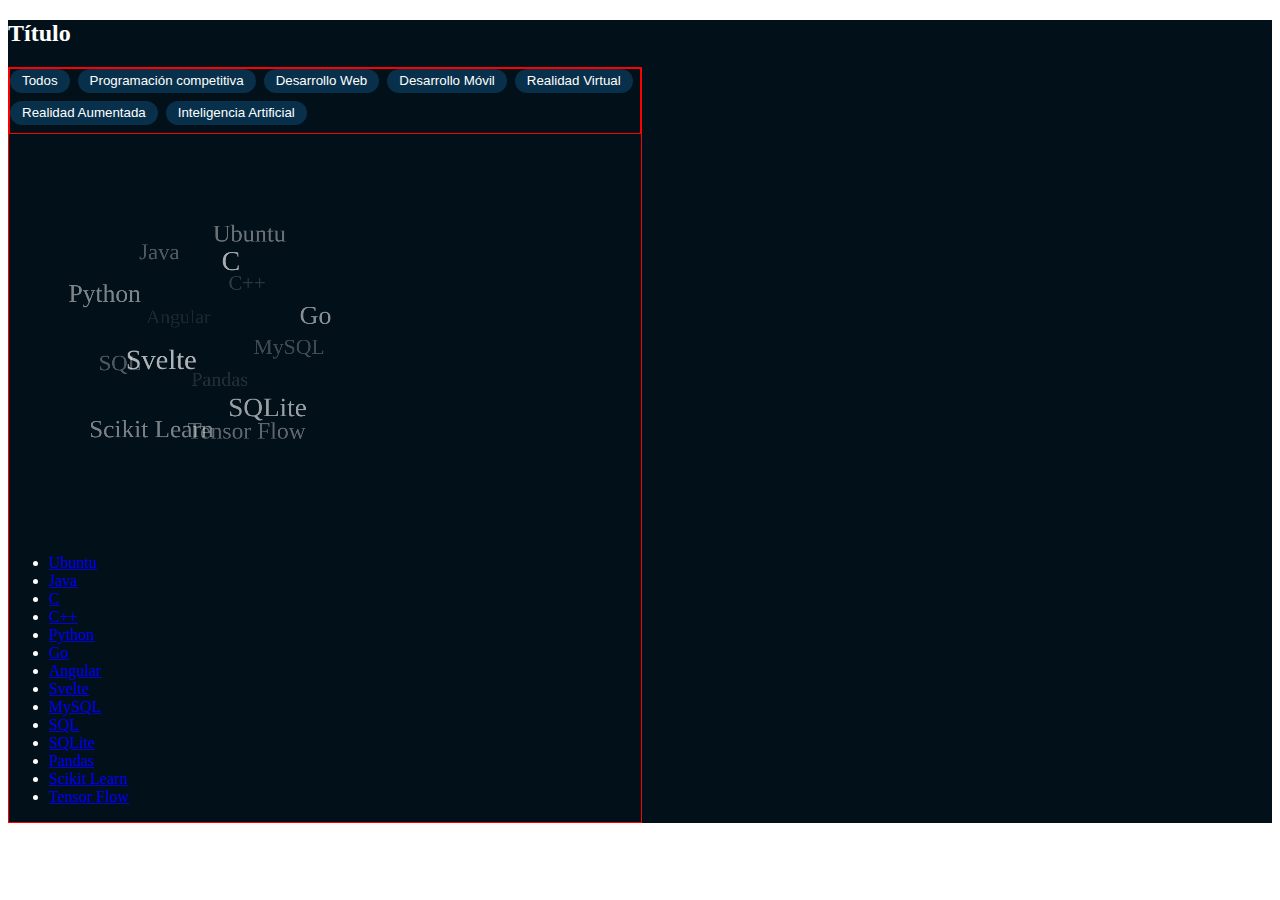
<file: 3d-tag-cloud/index.html>
<!DOCTYPE html>
<html lang="en">
<head>
    <link rel="icon" href="img/favicon.png" sizes="16x16" type="image/png">
    <meta charset="UTF-8">
    <meta name="viewport" content="width=device-width, initial-scale=1.0">
    <title>Document</title>
    <link rel="stylesheet" href="css/style.css">
    <script src="js/tagcloud.js" type="text/javascript"></script>
    <script src="js/tagcanvas.min.js" type="text/javascript"></script>
</head>
<body>
    <header>

    </header>
    <main>
        <section class="section" id="section__x">
            <div class="section__container">
                <div class="section__header">
                    <h2 class="section__title">Título</h2>
                </div>
                <div class="section__body">
                    
                    <div class="knowledge__list">
                        <button class="knowledge__item">Todos</button>
                        <button class="knowledge__item">Programación competitiva</button>
                        <button class="knowledge__item">Desarrollo Web</button>
                        <button class="knowledge__item">Desarrollo Móvil</button>
                        <button class="knowledge__item">Realidad Virtual</button>
                        <button class="knowledge__item">Realidad Aumentada</button>
                        <button class="knowledge__item">Inteligencia Artificial</button>
                    </div>
                    <!--
                    <ul class="superpower__list">
                        <li class="superpower__item">Item 1</li>
                        <li class="superpower__item">Item 2</li>
                        <li class="superpower__item">Item 3</li>
                        <li class="superpower__item">Item 4</li>
                        <li class="superpower__item">Item 5</li>
                        <li class="superpower__item">Item 6</li>
                        <li class="superpower__item">Item 7</li>
                        <li class="superpower__item">Item 8</li>
                        <li class="superpower__item">Item 9</li>
                        <li class="superpower__item">Item 10</li>
                    </ul>
                    -->                

                    <div id="myCanvasContainer">
                        <canvas width="400" height="400" id="myCanvas">
                            <p>Anything in here will be replaced on browsers that support the canvas element</p>
                        </canvas>
                    </div>
                    <div id="tags">
                        <ul>
                            <li><a href="#fake0">Ubuntu</a></li>
                            <li><a href="#fake1">Java</a></li>
                            <li><a href="#fake2">C</a></li>
                            <li><a href="#fake3">C++</a></li>
                            <li><a href="#fake4">Python</a></li>
                            <li><a href="#fake5">Go</a></li>
                            <li><a href="#fake6">Angular</a></li>
                            <li><a href="#fake7">Svelte</a></li>
                            <li><a href="#fake8">MySQL</a></li>
                            <li><a href="#fake9">SQL</a></li>
                            <li><a href="#fake10">SQLite</a></li>
                            <li><a href="#fake11">Pandas</a></li>
                            <li><a href="#fake12">Scikit Learn</a></li>
                            <li><a href="#fake12">Tensor Flow</a></li>
                        </ul>
                    </div>
                </div>
            </div>
        </section>
    </main>
    <footer>

    </footer>
    
</body>
</html>
</file>
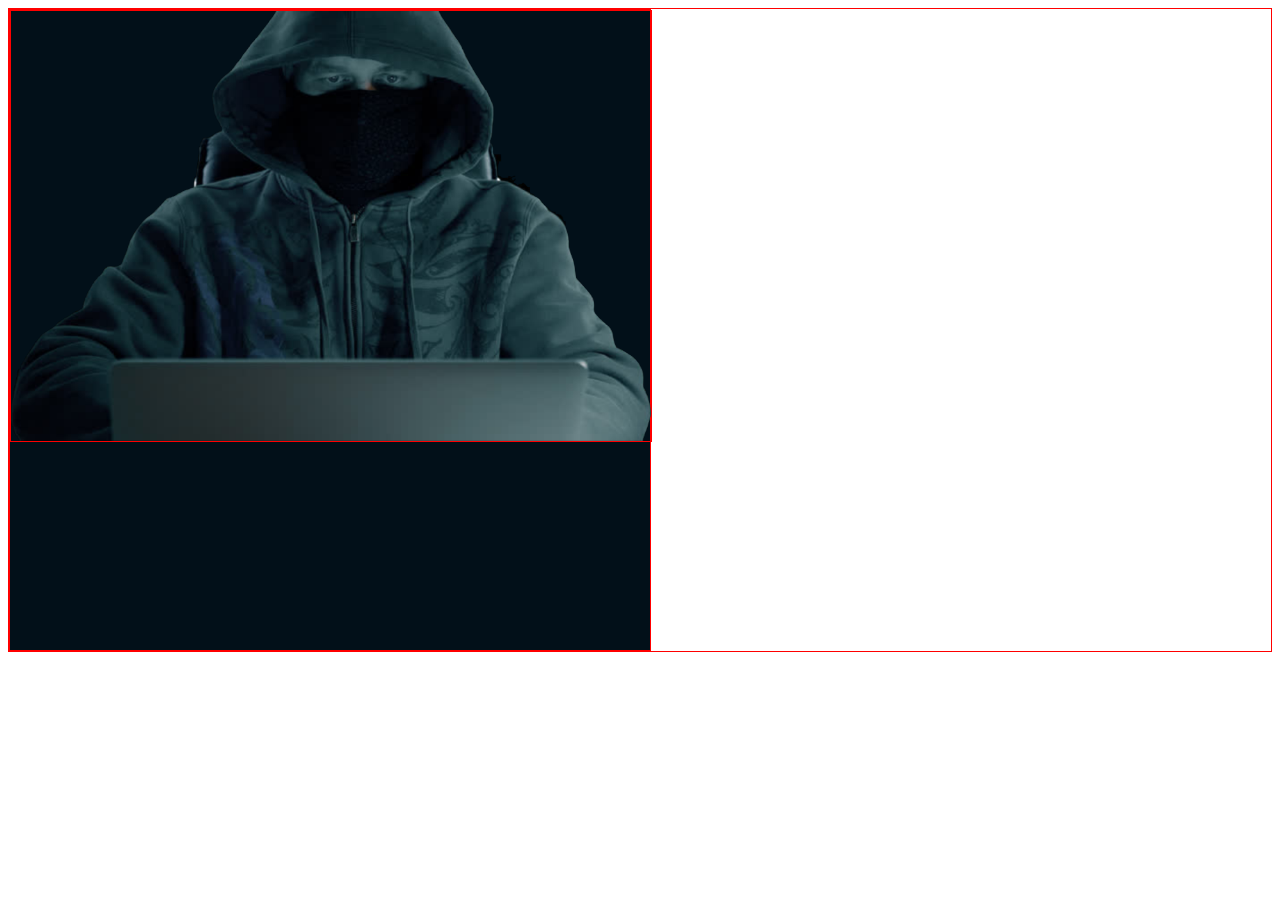
<file: image-with-background-gradient/index.html>
<!DOCTYPE html>
<html lang="en">
<head>
    <meta charset="UTF-8">
    <meta name="viewport" content="width=device-width, initial-scale=1.0">
    <title>Image with blackground gradient</title>
    <link rel="stylesheet" href="css/style.css">
</head>
<body>
    <header>

    </header>
    <main>
        <div class="image-container">
            <img class="image-source" src="img/jorge-ktch.png" alt="Jorge Ktch">
        </div>
    </main>
    <footer>

    </footer>
</body>
</html>
</file>
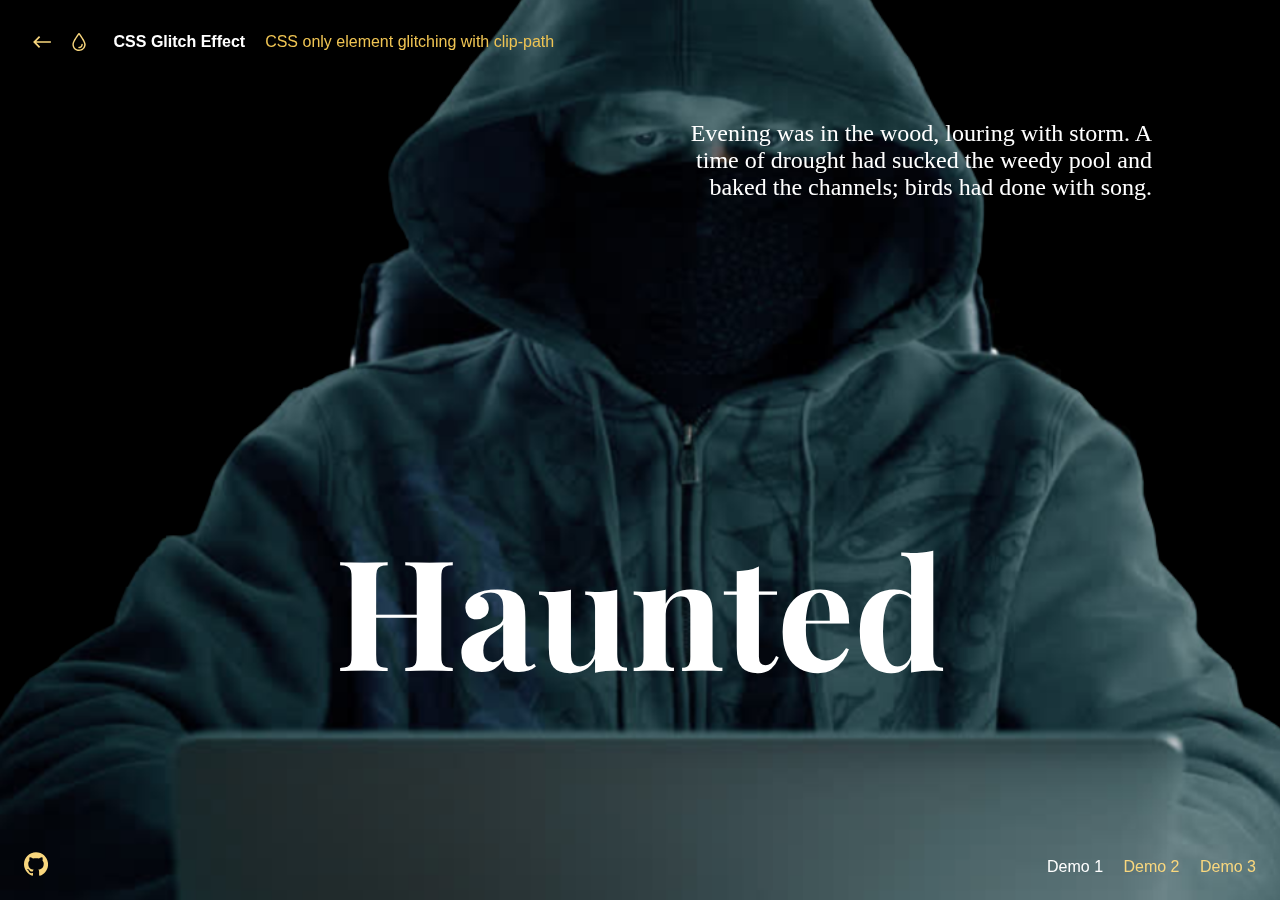
<file: menu-responsive/img/CSSGlitchEffect-master/index.html>
<!DOCTYPE html>
<html lang="en" class="no-js">
	<head>
		<meta charset="UTF-8" />
		<meta name="viewport" content="width=device-width, initial-scale=1">
		<title>CSS Glitch Effect | Demo 1 | Codrops</title>
		<meta name="description" content="A glitch effect using CSS animations and clip-path" />
		<meta name="keywords" content="glitch, effect, css, animations" />
		<meta name="author" content="Codrops" />
		<link rel="shortcut icon" href="favicon.ico">
		<link href="https://fonts.googleapis.com/css?family=IM+Fell+English|Playfair+Display:900" rel="stylesheet">
		<link rel="stylesheet" type="text/css" href="css/base.css" />
		<link rel="stylesheet" type="text/css" href="css/demo1.css" />
		<script>document.documentElement.className="js";var supportsCssVars=function(){var e,t=document.createElement("style");return t.innerHTML="root: { --tmp-var: bold; }",document.head.appendChild(t),e=!!(window.CSS&&window.CSS.supports&&window.CSS.supports("font-weight","var(--tmp-var)")),t.parentNode.removeChild(t),e};supportsCssVars()||alert("Please view this demo in a modern browser that supports CSS Variables.");</script>
	</head>
	<body class="demo-1 loading">
		<svg class="hidden">
			<symbol id="icon-arrow" viewBox="0 0 24 24">
				<title>arrow</title>
				<polygon points="6.3,12.8 20.9,12.8 20.9,11.2 6.3,11.2 10.2,7.2 9,6 3.1,12 9,18 10.2,16.8 "/>
			</symbol>
			<symbol id="icon-drop" viewBox="0 0 24 24">
				<title>drop</title>
				<path d="M12,21c-3.6,0-6.6-3-6.6-6.6C5.4,11,10.8,4,11.4,3.2C11.6,3.1,11.8,3,12,3s0.4,0.1,0.6,0.3c0.6,0.8,6.1,7.8,6.1,11.2C18.6,18.1,15.6,21,12,21zM12,4.8c-1.8,2.4-5.2,7.4-5.2,9.6c0,2.9,2.3,5.2,5.2,5.2s5.2-2.3,5.2-5.2C17.2,12.2,13.8,7.3,12,4.8z"/><path d="M12,18.2c-0.4,0-0.7-0.3-0.7-0.7s0.3-0.7,0.7-0.7c1.3,0,2.4-1.1,2.4-2.4c0-0.4,0.3-0.7,0.7-0.7c0.4,0,0.7,0.3,0.7,0.7C15.8,16.5,14.1,18.2,12,18.2z"/>
			</symbol>
			<symbol id="icon-github" viewBox="0 0 32.6 31.8">
				<title>github</title>
				<path d="M16.3,0C7.3,0,0,7.3,0,16.3c0,7.2,4.7,13.3,11.1,15.5c0.8,0.1,1.1-0.4,1.1-0.8c0-0.4,0-1.4,0-2.8c-4.5,1-5.5-2.2-5.5-2.2c-0.7-1.9-1.8-2.4-1.8-2.4c-1.5-1,0.1-1,0.1-1c1.6,0.1,2.5,1.7,2.5,1.7c1.5,2.5,3.8,1.8,4.7,1.4c0.1-1.1,0.6-1.8,1-2.2c-3.6-0.4-7.4-1.8-7.4-8.1c0-1.8,0.6-3.2,1.7-4.4C7.4,10.7,6.8,9,7.7,6.8c0,0,1.4-0.4,4.5,1.7c1.3-0.4,2.7-0.5,4.1-0.5c1.4,0,2.8,0.2,4.1,0.5c3.1-2.1,4.5-1.7,4.5-1.7c0.9,2.2,0.3,3.9,0.2,4.3c1,1.1,1.7,2.6,1.7,4.4c0,6.3-3.8,7.6-7.4,8c0.6,0.5,1.1,1.5,1.1,3c0,2.2,0,3.9,0,4.5c0,0.4,0.3,0.9,1.1,0.8c6.5-2.2,11.1-8.3,11.1-15.5C32.6,7.3,25.3,0,16.3,0z"/>
			</symbol>
		</svg>
		<main>
			<div class="message">Sorry, your browser does not support clip-path on HTML elements!</div>
			<div class="content content--fixed">
				<header class="codrops-header">
					<div class="codrops-links">
						<a class="codrops-icon codrops-icon--prev" href="https://tympanus.net/Development/3d-particle-explorations/" title="Previous Demo"><svg class="icon icon--arrow"><use xlink:href="#icon-arrow"></use></svg></a>
						<a class="codrops-icon codrops-icon--drop" href="https://tympanus.net/codrops/?p=33498" title="Back to the article"><svg class="icon icon--drop"><use xlink:href="#icon-drop"></use></svg></a>
					</div>
					<h1 class="codrops-header__title">CSS Glitch Effect</h1>
					<span class="info">CSS only element glitching with clip-path</span>
				</header>
				<a class="github" href="https://github.com/codrops/ImageGlitchEffect/" title="Find this project on GitHub"><svg class="icon icon--github"><use xlink:href="#icon-github"></use></svg></a>
				<nav class="demos">
					<a class="demo demo--current" href="index.html"><span>Demo 1</span></a>
					<a class="demo" href="index2.html"><span>Demo 2</span></a>
					<a class="demo" href="index3.html"><span>Demo 3</span></a>
				</nav>
			</div>
			<div class="content">
				<div class="glitch">
					<div class="glitch__img"></div>
					<div class="glitch__img"></div>
					<div class="glitch__img"></div>
					<div class="glitch__img"></div>
					<div class="glitch__img"></div>
				</div>
				<h2 class="content__title">Haunted</h2>
				<p class="content__text">Evening was in the wood, louring with storm. A time of drought had sucked the weedy pool  and baked the channels; birds had done with song.</p>
			</div>
		</main>
		<script src="js/imagesloaded.pkgd.min.js"></script>
		<script src="js/demo.js"></script>
	</body>
</html>
</file>
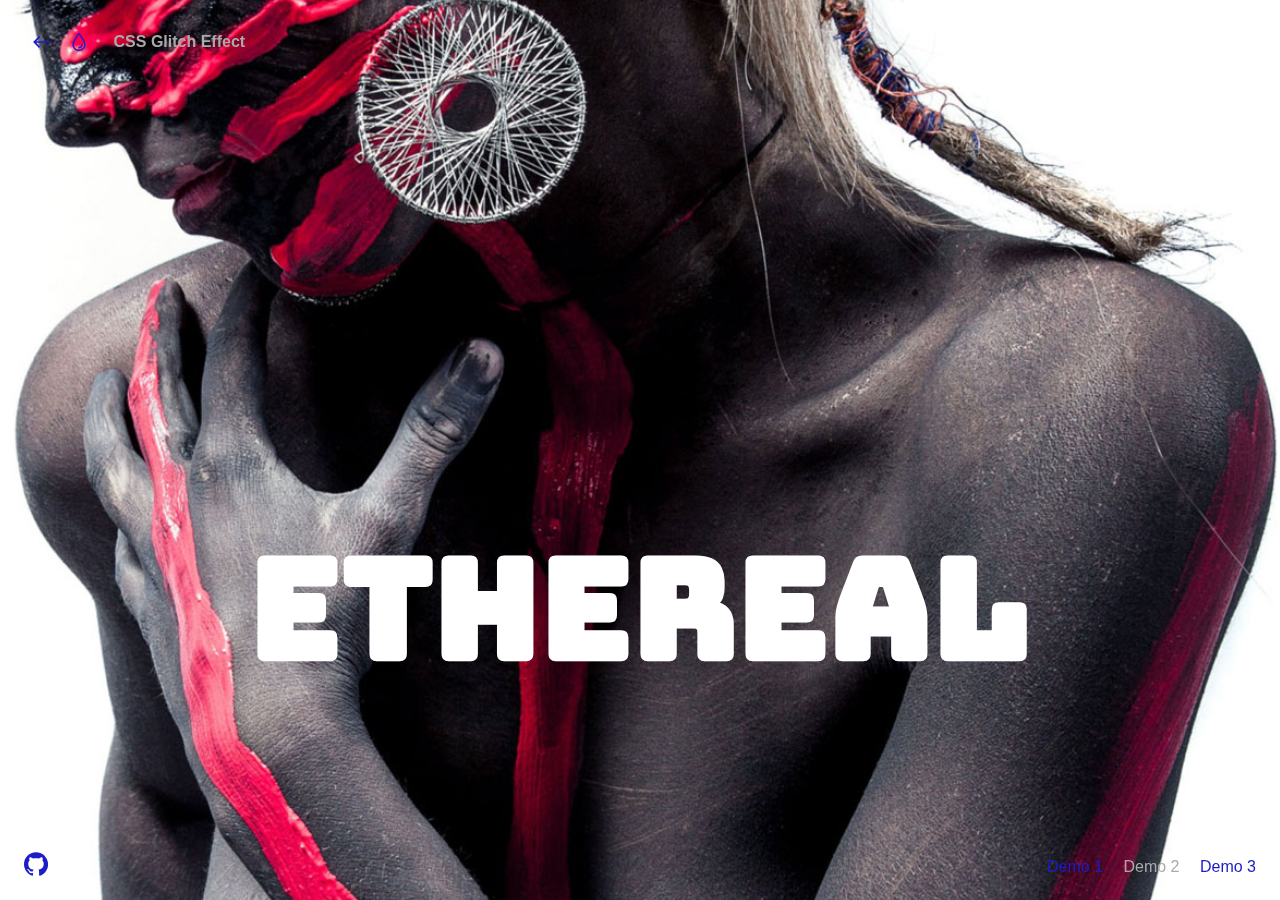
<file: menu-responsive/img/CSSGlitchEffect-master/index2.html>
<!DOCTYPE html>
<html lang="en" class="no-js">
	<head>
		<meta charset="UTF-8" />
		<meta name="viewport" content="width=device-width, initial-scale=1">
		<title>CSS Glitch Effect | Demo 2 | Codrops</title>
		<meta name="description" content="A glitch effect using CSS animations and clip-path" />
		<meta name="keywords" content="glitch, effect, css, animations" />
		<meta name="author" content="Codrops" />
		<link rel="shortcut icon" href="favicon.ico">
		<link href="https://fonts.googleapis.com/css?family=Bungee" rel="stylesheet">
		<link rel="stylesheet" type="text/css" href="css/base.css" />
		<link rel="stylesheet" type="text/css" href="css/demo2.css" />
		<script>document.documentElement.className="js";var supportsCssVars=function(){var e,t=document.createElement("style");return t.innerHTML="root: { --tmp-var: bold; }",document.head.appendChild(t),e=!!(window.CSS&&window.CSS.supports&&window.CSS.supports("font-weight","var(--tmp-var)")),t.parentNode.removeChild(t),e};supportsCssVars()||alert("Please view this demo in a modern browser that supports CSS Variables.");</script>
	</head>
	<body class="demo-2 loading">
		<svg class="hidden">
			<symbol id="icon-arrow" viewBox="0 0 24 24">
				<title>arrow</title>
				<polygon points="6.3,12.8 20.9,12.8 20.9,11.2 6.3,11.2 10.2,7.2 9,6 3.1,12 9,18 10.2,16.8 "/>
			</symbol>
			<symbol id="icon-drop" viewBox="0 0 24 24">
				<title>drop</title>
				<path d="M12,21c-3.6,0-6.6-3-6.6-6.6C5.4,11,10.8,4,11.4,3.2C11.6,3.1,11.8,3,12,3s0.4,0.1,0.6,0.3c0.6,0.8,6.1,7.8,6.1,11.2C18.6,18.1,15.6,21,12,21zM12,4.8c-1.8,2.4-5.2,7.4-5.2,9.6c0,2.9,2.3,5.2,5.2,5.2s5.2-2.3,5.2-5.2C17.2,12.2,13.8,7.3,12,4.8z"/><path d="M12,18.2c-0.4,0-0.7-0.3-0.7-0.7s0.3-0.7,0.7-0.7c1.3,0,2.4-1.1,2.4-2.4c0-0.4,0.3-0.7,0.7-0.7c0.4,0,0.7,0.3,0.7,0.7C15.8,16.5,14.1,18.2,12,18.2z"/>
			</symbol>
			<symbol id="icon-github" viewBox="0 0 32.6 31.8">
				<title>github</title>
				<path d="M16.3,0C7.3,0,0,7.3,0,16.3c0,7.2,4.7,13.3,11.1,15.5c0.8,0.1,1.1-0.4,1.1-0.8c0-0.4,0-1.4,0-2.8c-4.5,1-5.5-2.2-5.5-2.2c-0.7-1.9-1.8-2.4-1.8-2.4c-1.5-1,0.1-1,0.1-1c1.6,0.1,2.5,1.7,2.5,1.7c1.5,2.5,3.8,1.8,4.7,1.4c0.1-1.1,0.6-1.8,1-2.2c-3.6-0.4-7.4-1.8-7.4-8.1c0-1.8,0.6-3.2,1.7-4.4C7.4,10.7,6.8,9,7.7,6.8c0,0,1.4-0.4,4.5,1.7c1.3-0.4,2.7-0.5,4.1-0.5c1.4,0,2.8,0.2,4.1,0.5c3.1-2.1,4.5-1.7,4.5-1.7c0.9,2.2,0.3,3.9,0.2,4.3c1,1.1,1.7,2.6,1.7,4.4c0,6.3-3.8,7.6-7.4,8c0.6,0.5,1.1,1.5,1.1,3c0,2.2,0,3.9,0,4.5c0,0.4,0.3,0.9,1.1,0.8c6.5-2.2,11.1-8.3,11.1-15.5C32.6,7.3,25.3,0,16.3,0z"/>
			</symbol>
		</svg>
		<main>
			<div class="message">Sorry, your browser does not support clip-path on HTML elements!</div>
			<div class="content content--fixed">
				<header class="codrops-header">
					<div class="codrops-links">
						<a class="codrops-icon codrops-icon--prev" href="https://tympanus.net/Development/3d-particle-explorations/" title="Previous Demo"><svg class="icon icon--arrow"><use xlink:href="#icon-arrow"></use></svg></a>
						<a class="codrops-icon codrops-icon--drop" href="https://tympanus.net/codrops/?p=33498" title="Back to the article"><svg class="icon icon--drop"><use xlink:href="#icon-drop"></use></svg></a>
					</div>
					<h1 class="codrops-header__title">CSS Glitch Effect</h1>
				</header>
				<a class="github" href="https://github.com/codrops/ImageGlitchEffect/" title="Find this project on GitHub"><svg class="icon icon--github"><use xlink:href="#icon-github"></use></svg></a>
				<nav class="demos">
					<a class="demo" href="index.html"><span>Demo 1</span></a>
					<a class="demo demo--current" href="index2.html"><span>Demo 2</span></a>
					<a class="demo" href="index3.html"><span>Demo 3</span></a>
				</nav>
			</div>
			<div class="content">
				<div class="glitch">
					<div class="glitch__img"></div>
					<div class="glitch__img"></div>
					<div class="glitch__img"></div>
					<div class="glitch__img"></div>
					<div class="glitch__img"></div>
				</div>
				<h2 class="content__title">ethereal</h2>
			</div>
		</main>
		<script src="js/imagesloaded.pkgd.min.js"></script>
		<script src="js/demo.js"></script>
	</body>
</html>
</file>
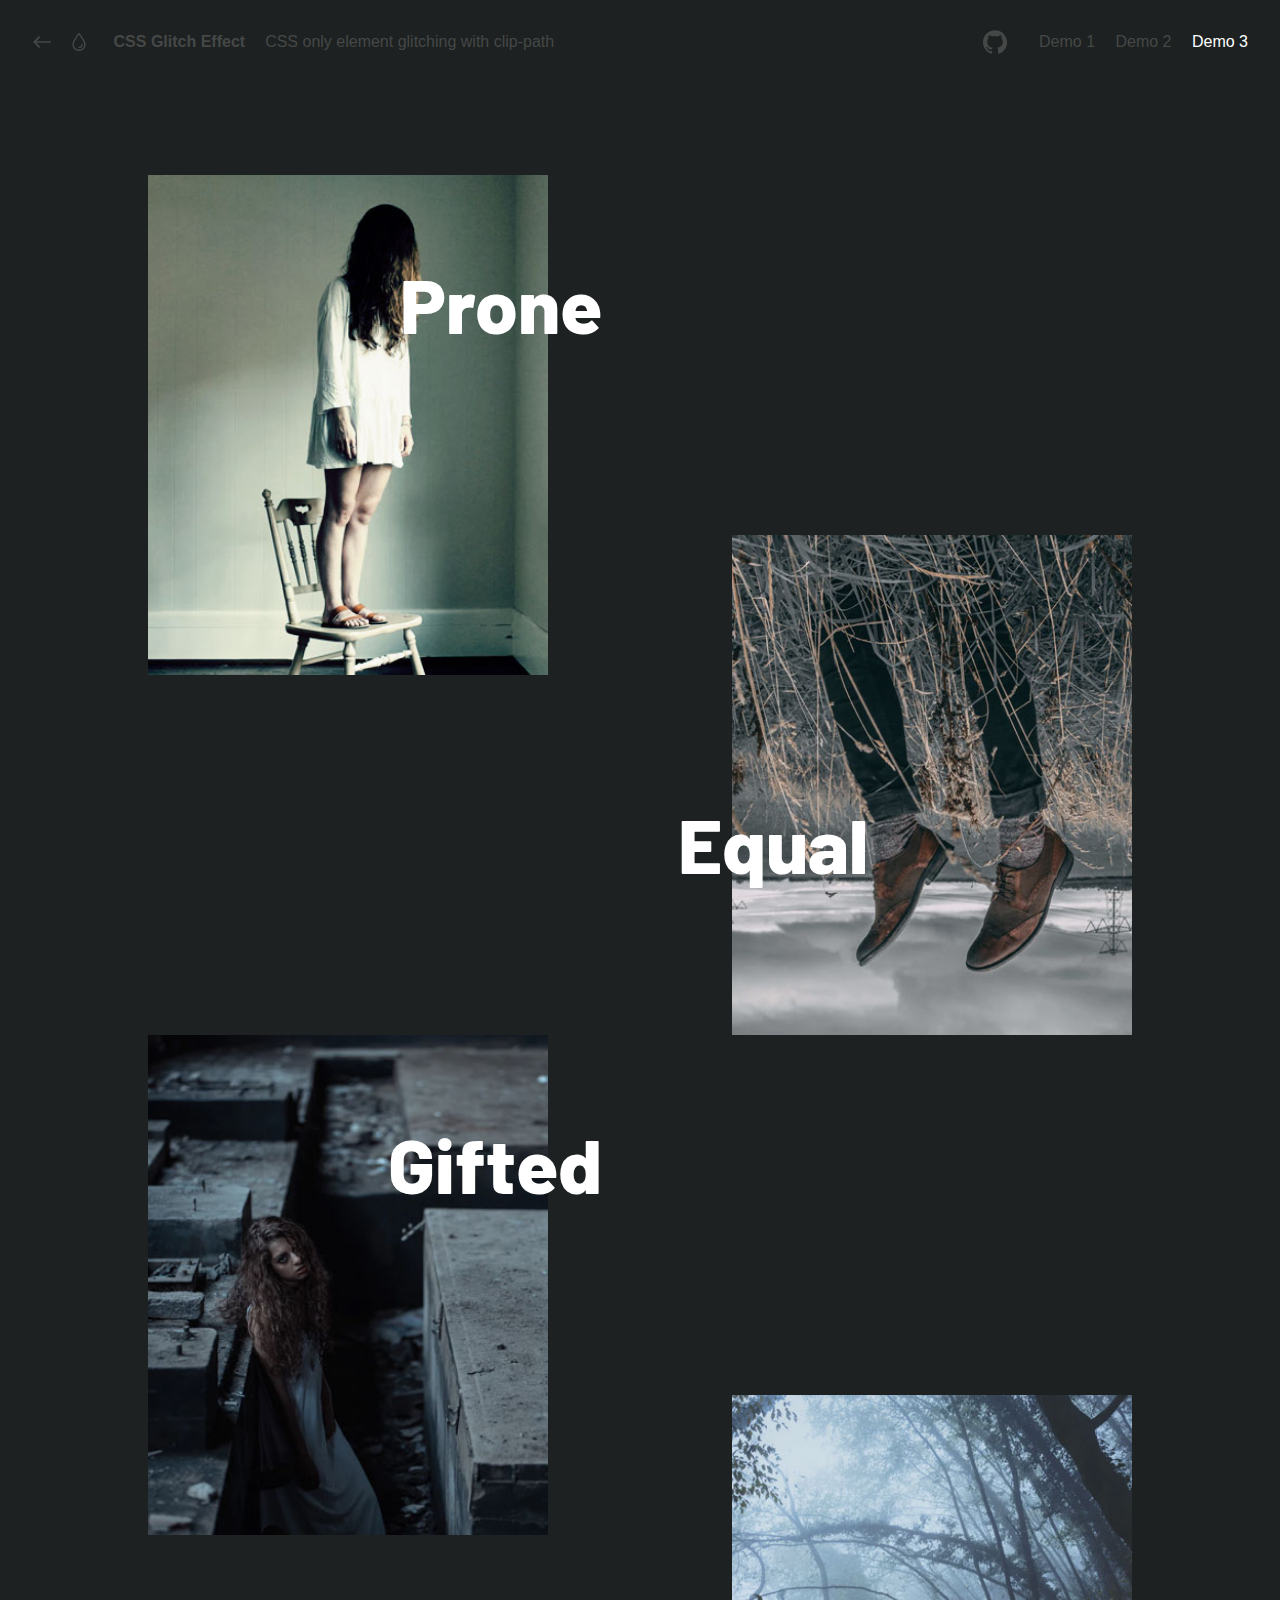
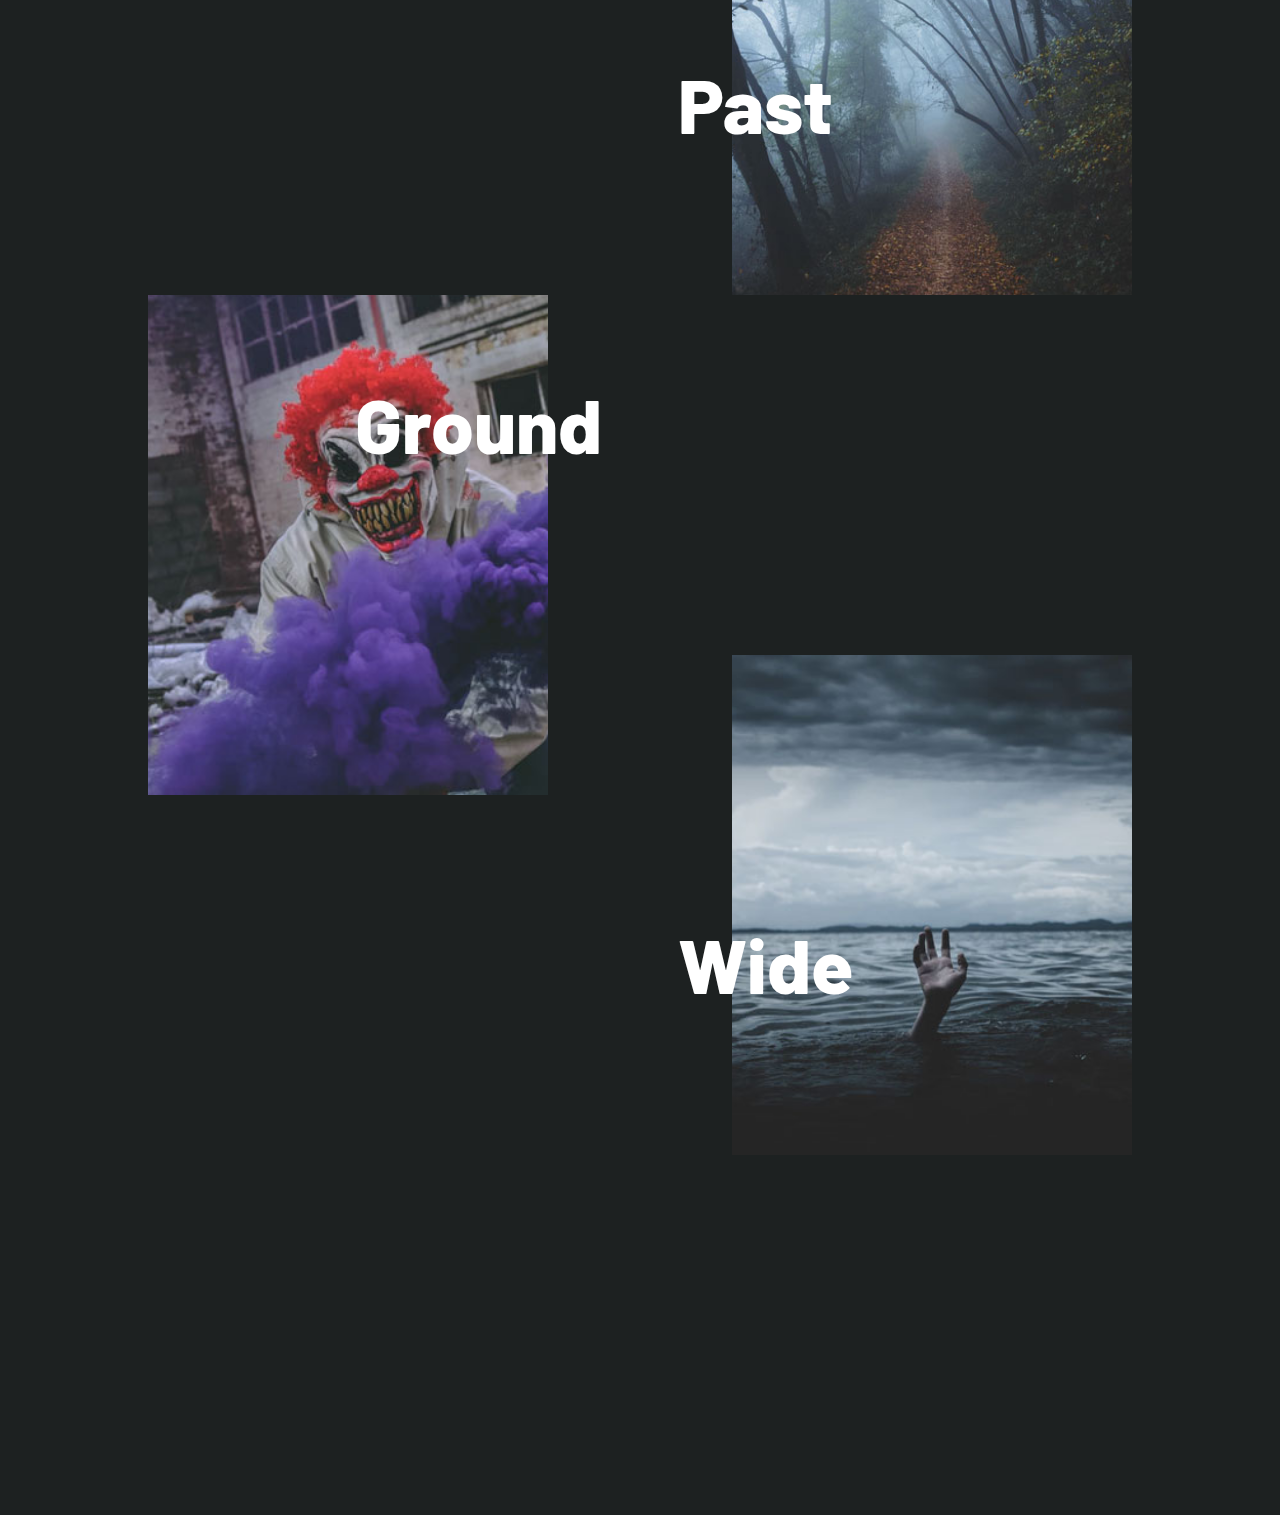
<file: menu-responsive/img/CSSGlitchEffect-master/index3.html>
<!DOCTYPE html>
<html lang="en" class="no-js">
	<head>
		<meta charset="UTF-8" />
		<meta name="viewport" content="width=device-width, initial-scale=1">
		<title>CSS Glitch Effect | Demo 3 | Codrops</title>
		<meta name="description" content="A glitch effect using CSS animations and clip-path" />
		<meta name="keywords" content="glitch, effect, css, animations" />
		<meta name="author" content="Codrops" />
		<link rel="shortcut icon" href="favicon.ico">
		<link href="https://fonts.googleapis.com/css?family=Barlow:500,800" rel="stylesheet">
		<link rel="stylesheet" type="text/css" href="css/base.css" />
		<link rel="stylesheet" type="text/css" href="css/demo3.css" />
		<script>document.documentElement.className="js";var supportsCssVars=function(){var e,t=document.createElement("style");return t.innerHTML="root: { --tmp-var: bold; }",document.head.appendChild(t),e=!!(window.CSS&&window.CSS.supports&&window.CSS.supports("font-weight","var(--tmp-var)")),t.parentNode.removeChild(t),e};supportsCssVars()||alert("Please view this demo in a modern browser that supports CSS Variables.");</script>
	</head>
	<body class="demo-3 loading">
		<svg class="hidden">
			<symbol id="icon-arrow" viewBox="0 0 24 24">
				<title>arrow</title>
				<polygon points="6.3,12.8 20.9,12.8 20.9,11.2 6.3,11.2 10.2,7.2 9,6 3.1,12 9,18 10.2,16.8 "/>
			</symbol>
			<symbol id="icon-drop" viewBox="0 0 24 24">
				<title>drop</title>
				<path d="M12,21c-3.6,0-6.6-3-6.6-6.6C5.4,11,10.8,4,11.4,3.2C11.6,3.1,11.8,3,12,3s0.4,0.1,0.6,0.3c0.6,0.8,6.1,7.8,6.1,11.2C18.6,18.1,15.6,21,12,21zM12,4.8c-1.8,2.4-5.2,7.4-5.2,9.6c0,2.9,2.3,5.2,5.2,5.2s5.2-2.3,5.2-5.2C17.2,12.2,13.8,7.3,12,4.8z"/><path d="M12,18.2c-0.4,0-0.7-0.3-0.7-0.7s0.3-0.7,0.7-0.7c1.3,0,2.4-1.1,2.4-2.4c0-0.4,0.3-0.7,0.7-0.7c0.4,0,0.7,0.3,0.7,0.7C15.8,16.5,14.1,18.2,12,18.2z"/>
			</symbol>
			<symbol id="icon-github" viewBox="0 0 32.6 31.8">
				<title>github</title>
				<path d="M16.3,0C7.3,0,0,7.3,0,16.3c0,7.2,4.7,13.3,11.1,15.5c0.8,0.1,1.1-0.4,1.1-0.8c0-0.4,0-1.4,0-2.8c-4.5,1-5.5-2.2-5.5-2.2c-0.7-1.9-1.8-2.4-1.8-2.4c-1.5-1,0.1-1,0.1-1c1.6,0.1,2.5,1.7,2.5,1.7c1.5,2.5,3.8,1.8,4.7,1.4c0.1-1.1,0.6-1.8,1-2.2c-3.6-0.4-7.4-1.8-7.4-8.1c0-1.8,0.6-3.2,1.7-4.4C7.4,10.7,6.8,9,7.7,6.8c0,0,1.4-0.4,4.5,1.7c1.3-0.4,2.7-0.5,4.1-0.5c1.4,0,2.8,0.2,4.1,0.5c3.1-2.1,4.5-1.7,4.5-1.7c0.9,2.2,0.3,3.9,0.2,4.3c1,1.1,1.7,2.6,1.7,4.4c0,6.3-3.8,7.6-7.4,8c0.6,0.5,1.1,1.5,1.1,3c0,2.2,0,3.9,0,4.5c0,0.4,0.3,0.9,1.1,0.8c6.5-2.2,11.1-8.3,11.1-15.5C32.6,7.3,25.3,0,16.3,0z"/>
			</symbol>
		</svg>
		<main>
			<div class="message">Sorry, your browser does not support clip-path on HTML elements!</div>
			<div class="content content--top">
				<header class="codrops-header">
					<div class="codrops-links">
						<a class="codrops-icon codrops-icon--prev" href="https://tympanus.net/Development/3d-particle-explorations/" title="Previous Demo"><svg class="icon icon--arrow"><use xlink:href="#icon-arrow"></use></svg></a>
						<a class="codrops-icon codrops-icon--drop" href="https://tympanus.net/codrops/?p=33498" title="Back to the article"><svg class="icon icon--drop"><use xlink:href="#icon-drop"></use></svg></a>
					</div>
					<h1 class="codrops-header__title">CSS Glitch Effect</h1>
					<span class="info">CSS only element glitching with clip-path</span>
				</header>
				<a class="github" href="https://github.com/codrops/ImageGlitchEffect/" title="Find this project on GitHub"><svg class="icon icon--github"><use xlink:href="#icon-github"></use></svg></a>
				<nav class="demos">
					<a class="demo" href="index.html"><span>Demo 1</span></a>
					<a class="demo" href="index2.html"><span>Demo 2</span></a>
					<a class="demo demo--current" href="index3.html"><span>Demo 3</span></a>
				</nav>
			</div>
			<div class="grid">
				<div class="grid__item">
					<div class="glitch glitch--style-1">
						<div class="glitch__img"></div>
						<div class="glitch__img"></div>
						<div class="glitch__img"></div>
						<div class="glitch__img"></div>
						<div class="glitch__img"></div>
					</div>
					<h2 class="grid__item-title">Prone <span>Abjectness</span></h2>
				</div>
				<div class="grid__item">
					<div class="glitch glitch--style-2">
						<div class="glitch__img"></div>
						<div class="glitch__img"></div>
						<div class="glitch__img"></div>
						<div class="glitch__img"></div>
						<div class="glitch__img"></div>
					</div>
					<h2 class="grid__item-title">Equal <span>Undertaking</span></h2>
				</div>
				<div class="grid__item">
					<div class="glitch glitch--vertical glitch--style-3">
						<div class="glitch__img"></div>
						<div class="glitch__img"></div>
						<div class="glitch__img"></div>
						<div class="glitch__img"></div>
						<div class="glitch__img"></div>
					</div>
					<h2 class="grid__item-title">Gifted <span>Friendliness</span></h2>
				</div>
				<div class="grid__item">
					<div class="glitch glitch--style-4">
						<div class="glitch__img"></div>
						<div class="glitch__img"></div>
						<div class="glitch__img"></div>
						<div class="glitch__img"></div>
						<div class="glitch__img"></div>
					</div>
					<h2 class="grid__item-title">Past <span>Monotony</span></h2>
				</div>
				<div class="grid__item">
					<div class="glitch glitch--style-5">
						<div class="glitch__img"></div>
						<div class="glitch__img"></div>
						<div class="glitch__img"></div>
						<div class="glitch__img"></div>
						<div class="glitch__img"></div>
					</div>
					<h2 class="grid__item-title">Ground <span>Curtness</span></h2>
				</div>
				<div class="grid__item">
					<div class="glitch glitch--style-6">
						<div class="glitch__img"></div>
						<div class="glitch__img"></div>
						<div class="glitch__img"></div>
						<div class="glitch__img"></div>
						<div class="glitch__img"></div>
					</div>
					<h2 class="grid__item-title">Wide <span>Distraction</span></h2>
				</div>
			</div>
		</main>
		<script src="js/imagesloaded.pkgd.min.js"></script>
		<script src="js/demo.js"></script>
	</body>
</html>
</file>
<file: 3d-tag-cloud/css/style.css>
body{
    font-size: 16px;
    color: white;
}

#section__x{
    background-color: #021019;
}
.section__body {
    width: 50%;
    border: solid 1px red;
}
.knowledge__list {
    border: solid 1px red;
}
.knowledge__item {
    height: 1.5rem;
    padding: 0 0.75rem 0 0.75rem;
    margin: 0 0.25rem 0.5rem 0;
    border-radius: 1.5rem;

    border: none;
    background-color: #08304B;
    color: white;

    outline: none;
}
.knowledge__item:hover {
    background-color: white;
    color: #021019;

    cursor: pointer;
}


.superpower__list {
    list-style: none;
    
    height: 20rem;
    width: 20rem;

    border: solid 1px red;

    padding: 0;
}
.superpower__item {
    display: inline-block;

    border: solid 1px red;
}
</file>
<file: image-with-background-gradient/css/style.css>
:root{
    --dark-theme-color-primary: #021019;
    --dark-theme-color-secondary: #08304B;
    --color-white: #ffffff;

    --size-cover-height: 40rem;
    --size-cover-width: 40rem;

}
body {
    border: 1px solid red;
}
.image-container {
    background-color: var(--dark-theme-color-primary);
    height: var(--size-cover-height);
    width: var(--size-cover-width);
    border: 1px solid red;
}
.image-source {
    height: auto;
    width: 100%;
    border: 1px solid red;
    padding: auto;
}
</file>
<file: menu-responsive/img/CSSGlitchEffect-master/css/base.css>
article,aside,details,figcaption,figure,footer,header,hgroup,main,nav,section,summary{display:block;}audio,canvas,video{display:inline-block;}audio:not([controls]){display:none;height:0;}[hidden]{display:none;}html{font-family:sans-serif;-ms-text-size-adjust:100%;-webkit-text-size-adjust:100%;}body{margin:0;}a:focus{outline:thin dotted;}a:active,a:hover{outline:0;}h1{font-size:2em;margin:0.67em 0;}abbr[title]{border-bottom:1px dotted;}b,strong{font-weight:bold;}dfn{font-style:italic;}hr{-moz-box-sizing:content-box;box-sizing:content-box;height:0;}mark{background:#ff0;color:#000;}code,kbd,pre,samp{font-family:monospace,serif;font-size:1em;}pre{white-space:pre-wrap;}q{quotes:"\201C" "\201D" "\2018" "\2019";}small{font-size:80%;}sub,sup{font-size:75%;line-height:0;position:relative;vertical-align:baseline;}sup{top:-0.5em;}sub{bottom:-0.25em;}img{border:0;}svg:not(:root){overflow:hidden;}figure{margin:0;}fieldset{border:1px solid #c0c0c0;margin:0 2px;padding:0.35em 0.625em 0.75em;}legend{border:0;padding:0;}button,input,select,textarea{font-family:inherit;font-size:100%;margin:0;}button,input{line-height:normal;}button,select{text-transform:none;}button,html input[type="button"],input[type="reset"],input[type="submit"]{-webkit-appearance:button;cursor:pointer;}button[disabled],html input[disabled]{cursor:default;}input[type="checkbox"],input[type="radio"]{box-sizing:border-box;padding:0;}input[type="search"]{-webkit-appearance:textfield;-moz-box-sizing:content-box;-webkit-box-sizing:content-box;box-sizing:content-box;}input[type="search"]::-webkit-search-cancel-button,input[type="search"]::-webkit-search-decoration{-webkit-appearance:none;}button::-moz-focus-inner,input::-moz-focus-inner{border:0;padding:0;}textarea{overflow:auto;vertical-align:top;}table{border-collapse:collapse;border-spacing:0;}
*,
*::after,
*::before {
	box-sizing: border-box;
}

html {
	background: #1d2121;
}

body {
	font-family: -apple-system, BlinkMacSystemFont, "Segoe UI", Helvetica, Arial, sans-serif;
	min-height: 100vh;
	color: #57585c;
	color: var(--color-text);
	background-color: #fff;
	background-color: var(--color-bg);
	-webkit-font-smoothing: antialiased;
	-moz-osx-font-smoothing: grayscale;
}

/* Fade effect */
.js body {
	opacity: 0;
	transition: opacity 0.3s;
}

.js body.render {
	opacity: 1;
}

/* Page Loader */
.js .loading::before {
	content: '';
	position: fixed;
	z-index: 100000;
	top: 0;
	left: 0;
	width: 100%;
	height: 100%;
	background: var(--color-bg);
}

.js .loading::after {
	content: '';
	position: fixed;
	z-index: 100000;
	top: 50%;
	left: 50%;
	width: 60px;
	height: 60px;
	margin: -30px 0 0 -30px;
	pointer-events: none;
	border-radius: 50%;
	opacity: 0.4;
	background: var(--color-link);
	animation: loaderAnim 0.7s linear infinite alternate forwards;
}

@keyframes loaderAnim {
	to {
		opacity: 1;
		transform: scale3d(0.5,0.5,1);
	}
}

a {
	text-decoration: none;
	color: var(--color-link);
	outline: none;
}

a:hover,
a:focus {
	color: var(--color-link-hover);
	outline: none;
}

.hidden {
	position: absolute;
	overflow: hidden;
	width: 0;
	height: 0;
	pointer-events: none;
}

.message {
	position: relative;
	z-index: 100;
	padding: 1.5em 1em;
	font-size: 0.85em;
	font-weight: bold;
	text-align: center;
	color: var(--color-bg);
	background: var(--color-text);
}

@supports(-webkit-clip-path: polygon(0 0, 100% 0, 100% 75%, 0 100%)) or (clip-path: polygon(0 0, 100% 0, 100% 75%, 0 100%)) {
	.message {
		display: none;
	}
}

/* Icons */
.icon {
	display: block;
	width: 1.5em;
	height: 1.5em;
	margin: 0 auto;
	fill: currentColor;
}

.icon--keyboard {
	display: none;
}

main {
	position: relative;
	width: 100%;
}

.content {
	position: relative;
	display: flex;
	justify-content: center;
	align-items: center;
	margin: 0 auto;
	min-height: 100vh;
}

.content--fixed {
	position: fixed;
	z-index: 10000;
	top: 0;
	left: 0;
	display: grid;
	align-content: space-between;
	width: 100%;
	max-width: none;
	min-height: 0;
	height: 100vh;
	padding: 1.5em;
	pointer-events: none;
	grid-template-columns: 50% 50%;
	grid-template-rows: auto auto 4em;
	grid-template-areas: 'header header'
	'... ...'
	'github demos';
}

.content--fixed a {
	pointer-events: auto;
}

.content--top {
	padding: 1.5em 2em 1.5em 1.5em;
	justify-content: flex-start;
	min-height: 0;
	position: relative;
}

/* Header */
.codrops-header {
	position: relative;
	z-index: 100;
	display: flex;
	flex-direction: row;
	align-items: flex-start;
	align-items: center;
	align-self: start;
	grid-area: header;
	justify-self: start;
}

.demo-2 .codrops-header {
	justify-self: stretch;
}

.codrops-header__title {
	font-size: 1em;
	font-weight: bold;
	margin: 0;
}

.info {
	margin: 0 0 0 1.25em;
	color: var(--color-info);
}

.github {
	display: block;
	align-self: end;
	grid-area: github;
	justify-self: start;
}

.content--top .github {
	align-self: center;
	margin: 0 1em 0 auto;
}

.demos {
	position: relative;
	display: block;
	align-self: end;
	text-align: right;
	grid-area: demos;
}

.content--top .demos {
	align-self: center;
}

.demo {
	margin: 0 0 0 1em;
}

.demo:hover,
.demo:focus {
	opacity: 0.5;
}

.demo span {
	white-space: nowrap;
	pointer-events: none;
}

a.demo--current {
	pointer-events: none;
	color: var(--color-link-hover);
}

/* Top Navigation Style */
.codrops-links {
	position: relative;
	display: flex;
	justify-content: center;
	margin: 0 1em 0 0;
	text-align: center;
	white-space: nowrap;
}

.codrops-icon {
	display: inline-block;
	margin: 0.15em;
	padding: 0.25em;
}

@media screen and (max-width: 55em) {
	.message {
		display: block;
	}
	.content {
		flex-direction: column;
		height: auto;
		min-height: 0;
	}
	.content--fixed {
		position: relative;
		z-index: 1000;
		display: block;
		padding: 0.85em;
	}
	.codrops-header {
		flex-direction: column;
		align-items: center;
		align-self: center;
	}
	.codrops-header__title {
		font-weight: bold;
		padding-bottom: 0.25em;
		text-align: center;
	}
	.github {
		display: block;
		margin: 1em auto;
	}
	.content--top .github {
	    margin: 1em 0;
	}
	.codrops-links {
		margin: 0;
	}
	.demos {
		text-align: center;
	}
	.demo {
		margin: 0 0.5em;
	}
}
</file>
<file: menu-responsive/img/CSSGlitchEffect-master/css/demo1.css>
.demo-1 {
	--color-text: #fff;
	--color-bg: #000;
	--color-link: #f9d77e;
	--color-link-hover: #fff;
	--color-info: #efc453;
	--glitch-width: 100vw;
	--glitch-height: 100vh;
	--gap-horizontal: 10px;
	--gap-vertical: 5px;
	--time-anim: 4s;
	--delay-anim: 2s;
	--blend-mode-1: none;
	--blend-mode-2: none;
	--blend-mode-3: none;
	--blend-mode-4: none;
	--blend-mode-5: overlay;
	--blend-color-1: transparent;
	--blend-color-2: transparent;
	--blend-color-3: transparent;
	--blend-color-4: transparent;
	--blend-color-5: #af4949;
}

.imgloaded .content__title,
.imgloaded .content__text {
	animation-name: glitch-anim-text;
	animation-duration: var(--time-anim);
	animation-timing-function: linear;
	animation-iteration-count: infinite;
}

.content__title {
	font-size: 12vw;
	margin: 35vh 0 0 0;
	position: relative;
	font-family: 'Playfair Display', serif;
	animation-delay: calc(var(--delay-anim) + var(--time-anim) * 0.2);
}

.content__text {
	font-family: 'IM Fell English', serif;
	position: absolute;
	font-size: 1.5em;
	top: 4em;
	right: 10vw;
	max-width: 500px;
	text-align: right;
	font-weight: 400;
	animation-delay: calc(var(--delay-anim) + var(--time-anim) * 0.25);
}

@media screen and (max-width: 55em) {
	.content__text {
		position: relative;
		right: auto;
		top: auto;
		font-size: 1.25em;
		padding: 0 1em;
		text-align: center;
	}
}

/* Glitch styles */
.glitch {
	position: absolute;
	top: 0;
	left: 0;
	width: var(--glitch-width);
	height: var(--glitch-height);
	overflow: hidden;
}

.glitch__img {
	position: absolute;
	top: calc(-1 * var(--gap-vertical));
	left: calc(-1 * var(--gap-horizontal));
	width: calc(100% + var(--gap-horizontal) * 2);
	height: calc(100% + var(--gap-vertical) * 2);
	background: url(../img/jorge-ktch-coder.png) no-repeat 50% 0;
	background-color: var(--blend-color-1);
	background-size: cover;
	transform: translate3d(0,0,0);
	background-blend-mode: var(--blend-mode-1);
}

.glitch__img:nth-child(n+2) {
	opacity: 0;
}

.imgloaded .glitch__img:nth-child(n+2) {
	animation-duration: var(--time-anim);
	animation-delay: var(--delay-anim);
	animation-timing-function: linear;
	animation-iteration-count: infinite;
}

.imgloaded .glitch__img:nth-child(2) {
	background-color: var(--blend-color-2);
	background-blend-mode: var(--blend-mode-2);
	animation-name: glitch-anim-1;
}

.imgloaded .glitch__img:nth-child(3) {
	background-color: var(--blend-color-3);
	background-blend-mode: var(--blend-mode-3);
	animation-name: glitch-anim-2;
}

.imgloaded .glitch__img:nth-child(4) {
	background-color: var(--blend-color-4);
	background-blend-mode: var(--blend-mode-4);
	animation-name: glitch-anim-3;
}

.imgloaded .glitch__img:nth-child(5) {
	background-color: var(--blend-color-5);
	background-blend-mode: var(--blend-mode-5);
	animation-name: glitch-anim-flash;
}

/* Animations */

@keyframes glitch-anim-1 {
	0% { 
		opacity: 1;
		transform: translate3d(var(--gap-horizontal),0,0);
		-webkit-clip-path: polygon(0 2%, 100% 2%, 100% 5%, 0 5%);
		clip-path: polygon(0 2%, 100% 2%, 100% 5%, 0 5%);
	}
	2% {
		-webkit-clip-path: polygon(0 15%, 100% 15%, 100% 15%, 0 15%);
		clip-path: polygon(0 15%, 100% 15%, 100% 15%, 0 15%);
	}
	4% {
		-webkit-clip-path: polygon(0 10%, 100% 10%, 100% 20%, 0 20%);
		clip-path: polygon(0 10%, 100% 10%, 100% 20%, 0 20%);
	}
	6% {
		-webkit-clip-path: polygon(0 1%, 100% 1%, 100% 2%, 0 2%);
		clip-path: polygon(0 1%, 100% 1%, 100% 2%, 0 2%);
	}
	8% {
		-webkit-clip-path: polygon(0 33%, 100% 33%, 100% 33%, 0 33%);
		clip-path: polygon(0 33%, 100% 33%, 100% 33%, 0 33%);
	}
	10% {
		-webkit-clip-path: polygon(0 44%, 100% 44%, 100% 44%, 0 44%);
		clip-path: polygon(0 44%, 100% 44%, 100% 44%, 0 44%);
	}
	12% {
		-webkit-clip-path: polygon(0 50%, 100% 50%, 100% 20%, 0 20%);
		clip-path: polygon(0 50%, 100% 50%, 100% 20%, 0 20%);
	}
	14% {
		-webkit-clip-path: polygon(0 70%, 100% 70%, 100% 70%, 0 70%);
		clip-path: polygon(0 70%, 100% 70%, 100% 70%, 0 70%);
	}
	16% {
		-webkit-clip-path: polygon(0 80%, 100% 80%, 100% 80%, 0 80%);
		clip-path: polygon(0 80%, 100% 80%, 100% 80%, 0 80%);
	}
	18% {
		-webkit-clip-path: polygon(0 50%, 100% 50%, 100% 55%, 0 55%);
		clip-path: polygon(0 50%, 100% 50%, 100% 55%, 0 55%);
	}
	20% {
		-webkit-clip-path: polygon(0 70%, 100% 70%, 100% 80%, 0 80%);
		clip-path: polygon(0 70%, 100% 70%, 100% 80%, 0 80%);
	}
	21.9% {
		opacity: 1;
		transform: translate3d(var(--gap-horizontal),0,0);
	}
	22%, 100% {
		opacity: 0;
		transform: translate3d(0,0,0);
		-webkit-clip-path: polygon(0 0, 0 0, 0 0, 0 0);
		clip-path: polygon(0 0, 0 0, 0 0, 0 0);
	}
}

@keyframes glitch-anim-2 {
	0% { 
		opacity: 1;
		transform: translate3d(calc(-1 * var(--gap-horizontal)),0,0);
		-webkit-clip-path: polygon(0 25%, 100% 25%, 100% 30%, 0 30%);
		clip-path: polygon(0 25%, 100% 25%, 100% 30%, 0 30%);
	}
	3% {
		-webkit-clip-path: polygon(0 3%, 100% 3%, 100% 3%, 0 3%);
		clip-path: polygon(0 3%, 100% 3%, 100% 3%, 0 3%);
	}
	5% {
		-webkit-clip-path: polygon(0 5%, 100% 5%, 100% 20%, 0 20%);
		clip-path: polygon(0 5%, 100% 5%, 100% 20%, 0 20%);
	}
	7% {
		-webkit-clip-path: polygon(0 20%, 100% 20%, 100% 20%, 0 20%);
		clip-path: polygon(0 20%, 100% 20%, 100% 20%, 0 20%);
	}
	9% {
		-webkit-clip-path: polygon(0 40%, 100% 40%, 100% 40%, 0 40%);
		clip-path: polygon(0 40%, 100% 40%, 100% 40%, 0 40%);
	}
	11% {
		-webkit-clip-path: polygon(0 52%, 100% 52%, 100% 59%, 0 59%);
		clip-path: polygon(0 52%, 100% 52%, 100% 59%, 0 59%);
	}
	13% {
		-webkit-clip-path: polygon(0 60%, 100% 60%, 100% 60%, 0 60%);
		clip-path: polygon(0 60%, 100% 60%, 100% 60%, 0 60%);
	}
	15% {
		-webkit-clip-path: polygon(0 75%, 100% 75%, 100% 75%, 0 75%);
		clip-path: polygon(0 75%, 100% 75%, 100% 75%, 0 75%);
	}
	17% {
		-webkit-clip-path: polygon(0 65%, 100% 65%, 100% 40%, 0 40%);
		clip-path: polygon(0 65%, 100% 65%, 100% 40%, 0 40%);
	}
	19% {
		-webkit-clip-path: polygon(0 45%, 100% 45%, 100% 50%, 0 50%);
		clip-path: polygon(0 45%, 100% 45%, 100% 50%, 0 50%);
	}
	20% {
		-webkit-clip-path: polygon(0 14%, 100% 14%, 100% 33%, 0 33%);
		clip-path: polygon(0 14%, 100% 14%, 100% 33%, 0 33%);
	}
	21.9% {
		opacity: 1;
		transform: translate3d(calc(-1 * var(--gap-horizontal)),0,0);
	}
	22%, 100% {
		opacity: 0;
		transform: translate3d(0,0,0);
		-webkit-clip-path: polygon(0 0, 0 0, 0 0, 0 0);
		clip-path: polygon(0 0, 0 0, 0 0, 0 0);
	}
}

@keyframes glitch-anim-3 {
	0% { 
		opacity: 1;
		transform: translate3d(0, calc(-1 * var(--gap-vertical)), 0) scale3d(-1,-1,1);
		-webkit-clip-path: polygon(0 1%, 100% 1%, 100% 3%, 0 3%);
		clip-path: polygon(0 1%, 100% 1%, 100% 3%, 0 3%);
	}
	1.5% {
		-webkit-clip-path: polygon(0 10%, 100% 10%, 100% 9%, 0 9%);
		clip-path: polygon(0 10%, 100% 10%, 100% 9%, 0 9%);
	}
	2% {
		-webkit-clip-path: polygon(0 5%, 100% 5%, 100% 6%, 0 6%);
		clip-path: polygon(0 5%, 100% 5%, 100% 6%, 0 6%);
	}
	2.5% {
		-webkit-clip-path: polygon(0 20%, 100% 20%, 100% 20%, 0 20%);
		clip-path: polygon(0 20%, 100% 20%, 100% 20%, 0 20%);
	}
	3% {
		-webkit-clip-path: polygon(0 10%, 100% 10%, 100% 10%, 0 10%);
		clip-path: polygon(0 10%, 100% 10%, 100% 10%, 0 10%);
	}
	5% {
		-webkit-clip-path: polygon(0 30%, 100% 30%, 100% 25%, 0 25%);
		clip-path: polygon(0 30%, 100% 30%, 100% 25%, 0 25%);
	}
	5.5% {
		-webkit-clip-path: polygon(0 15%, 100% 15%, 100% 16%, 0 16%);
		clip-path: polygon(0 15%, 100% 15%, 100% 16%, 0 16%);
	}
	7% {
		-webkit-clip-path: polygon(0 40%, 100% 40%, 100% 39%, 0 39%);
		clip-path: polygon(0 40%, 100% 40%, 100% 39%, 0 39%);
	}
	8% {
		-webkit-clip-path: polygon(0 20%, 100% 20%, 100% 21%, 0 21%);
		clip-path: polygon(0 20%, 100% 20%, 100% 21%, 0 21%);
	}
	9% {
		-webkit-clip-path: polygon(0 60%, 100% 60%, 100% 55%, 0 55%);
		clip-path: polygon(0 60%, 100% 60%, 100% 55%, 0 55%);
	}
	10.5% {
		-webkit-clip-path: polygon(0 30%, 100% 30%, 100% 31%, 0 31%);
		clip-path: polygon(0 30%, 100% 30%, 100% 31%, 0 31%);
	}
	11% {
		-webkit-clip-path: polygon(0 70%, 100% 70%, 100% 69%, 0 69%);
		clip-path: polygon(0 70%, 100% 70%, 100% 69%, 0 69%);
	}
	13% {
		-webkit-clip-path: polygon(0 40%, 100% 40%, 100% 41%, 0 41%);
		clip-path: polygon(0 40%, 100% 40%, 100% 41%, 0 41%);
	}
	14% {
		-webkit-clip-path: polygon(0 80%, 100% 80%, 100% 75%, 0 75%);
		clip-path: polygon(0 80%, 100% 80%, 100% 75%, 0 75%);
	}
	14.5% {
		-webkit-clip-path: polygon(0 50%, 100% 50%, 100% 51%, 0 51%);
		clip-path: polygon(0 50%, 100% 50%, 100% 51%, 0 51%);
	}
	15% {
		-webkit-clip-path: polygon(0 90%, 100% 90%, 100% 90%, 0 90%);
		clip-path: polygon(0 90%, 100% 90%, 100% 90%, 0 90%);
	}
	16% {
		-webkit-clip-path: polygon(0 60%, 100% 60%, 100% 60%, 0 60%);
		clip-path: polygon(0 60%, 100% 60%, 100% 60%, 0 60%);
	}
	18% {
		-webkit-clip-path: polygon(0 100%, 100% 100%, 100% 99%, 0 99%);
		clip-path: polygon(0 100%, 100% 100%, 100% 99%, 0 99%);
	}
	20% {
		-webkit-clip-path: polygon(0 70%, 100% 70%, 100% 71%, 0 71%);
		clip-path: polygon(0 70%, 100% 70%, 100% 71%, 0 71%);
	}
	21.9% {
		opacity: 1;
		transform: translate3d(0, calc(-1 * var(--gap-vertical)), 0) scale3d(-1,-1,1);
	}
	22%, 100% {
		opacity: 0;
		transform: translate3d(0,0,0);
		-webkit-clip-path: polygon(0 0, 0 0, 0 0, 0 0);
		clip-path: polygon(0 0, 0 0, 0 0, 0 0);
	}
}

@keyframes glitch-anim-text {
	0% { 
		transform: translate3d(calc(-1 * var(--gap-horizontal)),0,0) scale3d(-1,-1,1);
		-webkit-clip-path: polygon(0 20%, 100% 20%, 100% 21%, 0 21%);
		clip-path: polygon(0 20%, 100% 20%, 100% 21%, 0 21%);
	}
	2% {
		-webkit-clip-path: polygon(0 33%, 100% 33%, 100% 33%, 0 33%);
		clip-path: polygon(0 33%, 100% 33%, 100% 33%, 0 33%);
	}
	4% {
		-webkit-clip-path: polygon(0 44%, 100% 44%, 100% 44%, 0 44%);
		clip-path: polygon(0 44%, 100% 44%, 100% 44%, 0 44%);
	}
	5% {
		-webkit-clip-path: polygon(0 50%, 100% 50%, 100% 20%, 0 20%);
		clip-path: polygon(0 50%, 100% 50%, 100% 20%, 0 20%);
	}
	6% {
		-webkit-clip-path: polygon(0 70%, 100% 70%, 100% 70%, 0 70%);
		clip-path: polygon(0 70%, 100% 70%, 100% 70%, 0 70%);
	}
	7% {
		-webkit-clip-path: polygon(0 80%, 100% 80%, 100% 80%, 0 80%);
		clip-path: polygon(0 80%, 100% 80%, 100% 80%, 0 80%);
	}
	8% {
		-webkit-clip-path: polygon(0 50%, 100% 50%, 100% 55%, 0 55%);
		clip-path: polygon(0 50%, 100% 50%, 100% 55%, 0 55%);
	}
	9% {
		-webkit-clip-path: polygon(0 70%, 100% 70%, 100% 80%, 0 80%);
		clip-path: polygon(0 70%, 100% 70%, 100% 80%, 0 80%);
	}
	9.9% {
		transform: translate3d(calc(-1 * var(--gap-horizontal)),0,0) scale3d(-1,-1,1);
	}
	10%, 100% {
		transform: translate3d(0,0,0) scale3d(1,1,1);
		-webkit-clip-path: polygon(0 0, 100% 0, 100% 100%, 0% 100%);
		clip-path: polygon(0 0, 100% 0, 100% 100%, 0% 100%);
	}
}

/* Flash */
@keyframes glitch-anim-flash {
	0%, 5% { 
		opacity: 0.2; 
		transform: translate3d(var(--gap-horizontal), var(--gap-vertical), 0);
	}
	5.5%, 100% {
		opacity: 0;
		transform: translate3d(0, 0, 0);
	}
}
</file>
<file: menu-responsive/img/CSSGlitchEffect-master/css/demo2.css>
.demo-2 {
	--color-text: #aaa;
	--color-bg: #000;
	--color-link: #1c1cc9;
	--color-link-hover: #aaa;
	--color-info: #1c1cc9;
	--glitch-width: 100vw;
	--glitch-height: 100vh;
	--gap-horizontal: 10px;
	--gap-vertical: 5px;
	--color-title: #fff;
	--time-anim: 4s;
	--delay-anim: 2s;
	--blend-mode-1: none;
	--blend-mode-2: none;
	--blend-mode-3: none;
	--blend-mode-4: overlay;
	--blend-mode-5: overlay;
	--blend-color-1: transparent;
	--blend-color-2: transparent;
	--blend-color-3: transparent;
	--blend-color-4: #fb909a;
	--blend-color-5: #1c1cc9;
}

.content__title {
	font-size: 11vw;
	margin: 35vh 0 0 0;
	position: relative;
	font-family: 'Bungee', cursive;
	color: var(--color-title);
	animation-name: glitch-anim-text;
	animation-duration: var(--time-anim);
	animation-timing-function: linear;
	animation-iteration-count: infinite;
	animation-delay: calc(var(--delay-anim) + var(--time-anim) * 0.2);
}

/* Glitch styles */
.glitch {
	position: absolute;
	top: 0;
	left: 0;
	width: var(--glitch-width);
	height: var(--glitch-height);
	overflow: hidden;
}

.glitch__img {
	position: absolute;
	top: calc(-1 * var(--gap-vertical));
	left: calc(-1 * var(--gap-horizontal));
	width: calc(100% + var(--gap-horizontal) * 2);
	height: calc(100% + var(--gap-vertical) * 2);
	background: url(../img/img2.jpg) no-repeat 50% 0;
	background-color: var(--blend-color-1);
	background-size: cover;
	transform: translate3d(0,0,0);
	background-blend-mode: var(--blend-mode-1);
}

.glitch__img:nth-child(n+2) {
	opacity: 0;
}

.imgloaded .glitch__img:nth-child(n+2) {
	animation-duration: var(--time-anim);
	animation-delay: var(--delay-anim);
	animation-timing-function: linear;
	animation-iteration-count: infinite;
}

.imgloaded .glitch__img:nth-child(2) {
	background-color: var(--blend-color-2);
	background-blend-mode: var(--blend-mode-2);
	animation-name: glitch-anim-1;
}

.imgloaded .glitch__img:nth-child(3) {
	background-color: var(--blend-color-3);
	background-blend-mode: var(--blend-mode-3);
	animation-name: glitch-anim-2;
}

.imgloaded .glitch__img:nth-child(4) {
	background-color: var(--blend-color-4);
	background-blend-mode: var(--blend-mode-4);
	animation-name: glitch-anim-3;
}

.imgloaded .glitch__img:nth-child(5) {
	background-color: var(--blend-color-5);
	background-blend-mode: var(--blend-mode-5);
	animation-name: glitch-anim-flash;
}

/* Animations */

@keyframes glitch-anim-1 {
	0% { 
		opacity: 1;
		transform: translate3d(var(--gap-horizontal),0,0);
		-webkit-clip-path: polygon(0 2%, 100% 2%, 100% 5%, 0 5%);
		clip-path: polygon(0 2%, 100% 2%, 100% 5%, 0 5%);
	}
	2% {
		-webkit-clip-path: polygon(0 15%, 100% 15%, 100% 15%, 0 15%);
		clip-path: polygon(0 15%, 100% 15%, 100% 15%, 0 15%);
	}
	4% {
		-webkit-clip-path: polygon(0 10%, 100% 10%, 100% 20%, 0 20%);
		clip-path: polygon(0 10%, 100% 10%, 100% 20%, 0 20%);
	}
	6% {
		-webkit-clip-path: polygon(0 1%, 100% 1%, 100% 2%, 0 2%);
		clip-path: polygon(0 1%, 100% 1%, 100% 2%, 0 2%);
	}
	8% {
		-webkit-clip-path: polygon(0 33%, 100% 33%, 100% 33%, 0 33%);
		clip-path: polygon(0 33%, 100% 33%, 100% 33%, 0 33%);
	}
	10% {
		-webkit-clip-path: polygon(0 44%, 100% 44%, 100% 44%, 0 44%);
		clip-path: polygon(0 44%, 100% 44%, 100% 44%, 0 44%);
	}
	12% {
		-webkit-clip-path: polygon(0 50%, 100% 50%, 100% 20%, 0 20%);
		clip-path: polygon(0 50%, 100% 50%, 100% 20%, 0 20%);
	}
	14% {
		-webkit-clip-path: polygon(0 70%, 100% 70%, 100% 70%, 0 70%);
		clip-path: polygon(0 70%, 100% 70%, 100% 70%, 0 70%);
	}
	16% {
		-webkit-clip-path: polygon(0 80%, 100% 80%, 100% 80%, 0 80%);
		clip-path: polygon(0 80%, 100% 80%, 100% 80%, 0 80%);
	}
	18% {
		-webkit-clip-path: polygon(0 50%, 100% 50%, 100% 55%, 0 55%);
		clip-path: polygon(0 50%, 100% 50%, 100% 55%, 0 55%);
	}
	20% {
		-webkit-clip-path: polygon(0 70%, 100% 70%, 100% 80%, 0 80%);
		clip-path: polygon(0 70%, 100% 70%, 100% 80%, 0 80%);
	}
	21.9% {
		opacity: 1;
		transform: translate3d(var(--gap-horizontal),0,0);
	}
	22%, 100% {
		opacity: 0;
		transform: translate3d(0,0,0);
		-webkit-clip-path: polygon(0 0, 0 0, 0 0, 0 0);
		clip-path: polygon(0 0, 0 0, 0 0, 0 0);
	}
}

@keyframes glitch-anim-2 {
	0% { 
		opacity: 1;
		transform: translate3d(calc(-1 * var(--gap-horizontal)),0,0);
		-webkit-clip-path: polygon(0 25%, 100% 25%, 100% 30%, 0 30%);
		clip-path: polygon(0 25%, 100% 25%, 100% 30%, 0 30%);
	}
	3% {
		-webkit-clip-path: polygon(0 3%, 100% 3%, 100% 3%, 0 3%);
		clip-path: polygon(0 3%, 100% 3%, 100% 3%, 0 3%);
	}
	5% {
		-webkit-clip-path: polygon(0 5%, 100% 5%, 100% 20%, 0 20%);
		clip-path: polygon(0 5%, 100% 5%, 100% 20%, 0 20%);
	}
	7% {
		-webkit-clip-path: polygon(0 20%, 100% 20%, 100% 20%, 0 20%);
		clip-path: polygon(0 20%, 100% 20%, 100% 20%, 0 20%);
	}
	9% {
		-webkit-clip-path: polygon(0 40%, 100% 40%, 100% 40%, 0 40%);
		clip-path: polygon(0 40%, 100% 40%, 100% 40%, 0 40%);
	}
	11% {
		-webkit-clip-path: polygon(0 52%, 100% 52%, 100% 59%, 0 59%);
		clip-path: polygon(0 52%, 100% 52%, 100% 59%, 0 59%);
	}
	13% {
		-webkit-clip-path: polygon(0 60%, 100% 60%, 100% 60%, 0 60%);
		clip-path: polygon(0 60%, 100% 60%, 100% 60%, 0 60%);
	}
	15% {
		-webkit-clip-path: polygon(0 75%, 100% 75%, 100% 75%, 0 75%);
		clip-path: polygon(0 75%, 100% 75%, 100% 75%, 0 75%);
	}
	17% {
		-webkit-clip-path: polygon(0 65%, 100% 65%, 100% 40%, 0 40%);
		clip-path: polygon(0 65%, 100% 65%, 100% 40%, 0 40%);
	}
	19% {
		-webkit-clip-path: polygon(0 45%, 100% 45%, 100% 50%, 0 50%);
		clip-path: polygon(0 45%, 100% 45%, 100% 50%, 0 50%);
	}
	20% {
		-webkit-clip-path: polygon(0 14%, 100% 14%, 100% 33%, 0 33%);
		clip-path: polygon(0 14%, 100% 14%, 100% 33%, 0 33%);
	}
	21.9% {
		opacity: 1;
		transform: translate3d(calc(-1 * var(--gap-horizontal)),0,0);
	}
	22%, 100% {
		opacity: 0;
		transform: translate3d(0,0,0);
		-webkit-clip-path: polygon(0 0, 0 0, 0 0, 0 0);
		clip-path: polygon(0 0, 0 0, 0 0, 0 0);
	}
}

@keyframes glitch-anim-3 {
	0% { 
		opacity: 1;
		transform: translate3d(0, calc(-1 * var(--gap-vertical)), 0) scale3d(-1,-1,1);
		-webkit-clip-path: polygon(0 1%, 100% 1%, 100% 3%, 0 3%);
		clip-path: polygon(0 1%, 100% 1%, 100% 3%, 0 3%);
	}
	1.5% {
		-webkit-clip-path: polygon(0 10%, 100% 10%, 100% 9%, 0 9%);
		clip-path: polygon(0 10%, 100% 10%, 100% 9%, 0 9%);
	}
	2% {
		-webkit-clip-path: polygon(0 5%, 100% 5%, 100% 6%, 0 6%);
		clip-path: polygon(0 5%, 100% 5%, 100% 6%, 0 6%);
	}
	2.5% {
		-webkit-clip-path: polygon(0 20%, 100% 20%, 100% 20%, 0 20%);
		clip-path: polygon(0 20%, 100% 20%, 100% 20%, 0 20%);
	}
	3% {
		-webkit-clip-path: polygon(0 10%, 100% 10%, 100% 10%, 0 10%);
		clip-path: polygon(0 10%, 100% 10%, 100% 10%, 0 10%);
	}
	5% {
		-webkit-clip-path: polygon(0 30%, 100% 30%, 100% 25%, 0 25%);
		clip-path: polygon(0 30%, 100% 30%, 100% 25%, 0 25%);
	}
	5.5% {
		-webkit-clip-path: polygon(0 15%, 100% 15%, 100% 16%, 0 16%);
		clip-path: polygon(0 15%, 100% 15%, 100% 16%, 0 16%);
	}
	7% {
		-webkit-clip-path: polygon(0 40%, 100% 40%, 100% 39%, 0 39%);
		clip-path: polygon(0 40%, 100% 40%, 100% 39%, 0 39%);
	}
	8% {
		-webkit-clip-path: polygon(0 20%, 100% 20%, 100% 21%, 0 21%);
		clip-path: polygon(0 20%, 100% 20%, 100% 21%, 0 21%);
	}
	9% {
		-webkit-clip-path: polygon(0 60%, 100% 60%, 100% 55%, 0 55%);
		clip-path: polygon(0 60%, 100% 60%, 100% 55%, 0 55%);
	}
	10.5% {
		-webkit-clip-path: polygon(0 30%, 100% 30%, 100% 31%, 0 31%);
		clip-path: polygon(0 30%, 100% 30%, 100% 31%, 0 31%);
	}
	11% {
		-webkit-clip-path: polygon(0 70%, 100% 70%, 100% 69%, 0 69%);
		clip-path: polygon(0 70%, 100% 70%, 100% 69%, 0 69%);
	}
	13% {
		-webkit-clip-path: polygon(0 40%, 100% 40%, 100% 41%, 0 41%);
		clip-path: polygon(0 40%, 100% 40%, 100% 41%, 0 41%);
	}
	14% {
		-webkit-clip-path: polygon(0 80%, 100% 80%, 100% 75%, 0 75%);
		clip-path: polygon(0 80%, 100% 80%, 100% 75%, 0 75%);
	}
	14.5% {
		-webkit-clip-path: polygon(0 50%, 100% 50%, 100% 51%, 0 51%);
		clip-path: polygon(0 50%, 100% 50%, 100% 51%, 0 51%);
	}
	15% {
		-webkit-clip-path: polygon(0 90%, 100% 90%, 100% 90%, 0 90%);
		clip-path: polygon(0 90%, 100% 90%, 100% 90%, 0 90%);
	}
	16% {
		-webkit-clip-path: polygon(0 60%, 100% 60%, 100% 60%, 0 60%);
		clip-path: polygon(0 60%, 100% 60%, 100% 60%, 0 60%);
	}
	18% {
		-webkit-clip-path: polygon(0 100%, 100% 100%, 100% 99%, 0 99%);
		clip-path: polygon(0 100%, 100% 100%, 100% 99%, 0 99%);
	}
	20% {
		-webkit-clip-path: polygon(0 70%, 100% 70%, 100% 71%, 0 71%);
		clip-path: polygon(0 70%, 100% 70%, 100% 71%, 0 71%);
	}
	21.9% {
		opacity: 1;
		transform: translate3d(0, calc(-1 * var(--gap-vertical)), 0) scale3d(-1,-1,1);
	}
	22%, 100% {
		opacity: 0;
		transform: translate3d(0,0,0);
		-webkit-clip-path: polygon(0 0, 0 0, 0 0, 0 0);
		clip-path: polygon(0 0, 0 0, 0 0, 0 0);
	}
}

@keyframes glitch-anim-text {
	0% { 
		transform: translate3d(calc(-1 * var(--gap-horizontal)),0,0) scale3d(-1,-1,1);
		-webkit-clip-path: polygon(0 20%, 100% 20%, 100% 21%, 0 21%);
		clip-path: polygon(0 20%, 100% 20%, 100% 21%, 0 21%);
	}
	2% {
		-webkit-clip-path: polygon(0 33%, 100% 33%, 100% 33%, 0 33%);
		clip-path: polygon(0 33%, 100% 33%, 100% 33%, 0 33%);
	}
	4% {
		-webkit-clip-path: polygon(0 44%, 100% 44%, 100% 44%, 0 44%);
		clip-path: polygon(0 44%, 100% 44%, 100% 44%, 0 44%);
	}
	5% {
		-webkit-clip-path: polygon(0 50%, 100% 50%, 100% 20%, 0 20%);
		clip-path: polygon(0 50%, 100% 50%, 100% 20%, 0 20%);
	}
	6% {
		-webkit-clip-path: polygon(0 70%, 100% 70%, 100% 70%, 0 70%);
		clip-path: polygon(0 70%, 100% 70%, 100% 70%, 0 70%);
	}
	7% {
		-webkit-clip-path: polygon(0 80%, 100% 80%, 100% 80%, 0 80%);
		clip-path: polygon(0 80%, 100% 80%, 100% 80%, 0 80%);
	}
	8% {
		-webkit-clip-path: polygon(0 50%, 100% 50%, 100% 55%, 0 55%);
		clip-path: polygon(0 50%, 100% 50%, 100% 55%, 0 55%);
	}
	9% {
		-webkit-clip-path: polygon(0 70%, 100% 70%, 100% 80%, 0 80%);
		clip-path: polygon(0 70%, 100% 70%, 100% 80%, 0 80%);
	}
	9.9% {
		transform: translate3d(calc(-1 * var(--gap-horizontal)),0,0) scale3d(-1,-1,1);
	}
	10%, 100% {
		transform: translate3d(0,0,0) scale3d(1,1,1);
		-webkit-clip-path: polygon(0 0, 100% 0, 100% 100%, 0% 100%);
		clip-path: polygon(0 0, 100% 0, 100% 100%, 0% 100%);
	}
}

/* Flash */
@keyframes glitch-anim-flash {
	0%, 5% { 
		opacity: 0.2; 
		transform: translate3d(var(--gap-horizontal), var(--gap-vertical), 0);
	}
	5.5%, 100% {
		opacity: 0;
		transform: translate3d(0, 0, 0);
	}
}
</file>
<file: menu-responsive/img/CSSGlitchEffect-master/css/demo3.css>
.demo-3 {
	--color-text: #454847;
	--color-bg: #1d2121;
	--color-link: #454847;
	--color-link-hover: #fff;
	--color-info: #454847;
	--glitch-width: 40vmax;
	--glitch-height: calc(40vmax * 1.25);
	--color-title: #fff;
	--color-subtitle: #30efbf;
}

.glitch--style-1 {
	--gap-horizontal: 20px;
	--gap-vertical: 2px;
	--time-anim: 2.25s;
	--blend-mode-1: none;
	--blend-mode-2: none;
	--blend-mode-3: none;
	--blend-mode-4: none;
	--blend-mode-5: none;
	--blend-color-1: transparent;
	--blend-color-2: transparent;
	--blend-color-3: transparent;
	--blend-color-4: transparent;
	--blend-color-5: transparent;
}

.glitch--style-2 {
	--gap-horizontal: 5px;
	--gap-vertical: 10px;
	--time-anim: 2s;
	--blend-mode-1: none;
	--blend-mode-2: none;
	--blend-mode-3: luminosity;
	--blend-mode-4: none;
	--blend-mode-5: none;
	--blend-color-1: transparent;
	--blend-color-2: transparent;
	--blend-color-3: #4d8c60;
	--blend-color-4: transparent;
	--blend-color-5: #c9b09a;
}

.glitch--style-3 {
	--gap-horizontal: 20px;
	--gap-vertical: 2px;
	--time-anim: 2.25s;
	--blend-mode-1: none;
	--blend-mode-2: none;
	--blend-mode-3: multiply;
	--blend-mode-4: none;
	--blend-mode-5: none;
	--blend-color-1: transparent;
	--blend-color-2: transparent;
	--blend-color-3: #af4563;
	--blend-color-4: transparent;
	--blend-color-5: transparent;
}

.glitch--style-4 {
	--gap-horizontal: 5px;
	--gap-vertical: 20px;
	--time-anim: 5s;
	--blend-mode-1: none;
	--blend-mode-2: exclusion;
	--blend-mode-3: hard-light;
	--blend-mode-4: overlay;
	--blend-mode-5: none;
	--blend-color-1: transparent;
	--blend-color-2: #52f1cd;
	--blend-color-3: #525df1;
	--blend-color-4: #f19b52;
	--blend-color-5: transparent;
}

.glitch--style-5 {
	--gap-horizontal: 50px;
	--gap-vertical: 100px;
	--time-anim: 2.25s;
	--blend-mode-1: none;
	--blend-mode-2: none;
	--blend-mode-3: none;
	--blend-mode-4: overlay;
	--blend-mode-5: overlay;
	--blend-color-1: transparent;
	--blend-color-2: transparent;
	--blend-color-3: transparent;
	--blend-color-4: #000;
	--blend-color-5: #8d16f2;
}

.glitch--style-6 {
	--gap-horizontal: 3px;
	--gap-vertical: 70px;
	--time-anim: 2.25s;
	--blend-mode-1: none;
	--blend-mode-2: none;
	--blend-mode-3: overlay;
	--blend-mode-4: none;
	--blend-mode-5: none;
	--blend-color-1: transparent;
	--blend-color-2: transparent;
	--blend-color-3: rgba(255,255,255,0.2);
	--blend-color-4: transparent;
	--blend-color-5: transparent;
}

.grid {
	margin: 50vh auto 0;
    position: relative;
    padding: 0 1em;
    width: 100%;
    display: grid;
    max-width: 1200px;
    grid-template-columns: repeat(2, 1fr);
}

.grid__item {
    margin: 0 0 40vh;
    position: relative;
}

.grid__item:nth-child(odd) {
	margin-top: -40vh;
}

.grid__item-title {
	position: absolute;
	margin: 0;
	font-size: 6vw;
	color: var(--color-title);
	font-family: 'Barlow', sans-serif;
	font-weight: 800;
	padding: 30vh 0.5em 0;
	top: 0;
	pointer-events: none;
	line-height: 1;
}

.grid__item:nth-child(odd) .grid__item-title {
	right: 0;
	text-align: right;
	padding-top: 10vh;
}

.grid__item-title span {
	display: block;
	position: relative;
	font-size: 50%;
	font-weight: 500;
	opacity: 0;
	color: var(--color-subtitle);
}

.glitch:hover + .grid__item-title span {
	opacity: 1;
	animation: glitch-anim-text 0.5s linear;
}

@media screen and (max-width: 55em) {
	.grid { grid-template-columns: 100%; margin-top: 3em; }
	.grid__item { margin: 0 0 3em; }
	.grid__item:nth-child(odd) { margin-top: 0; }
	.grid__item-title, .grid__item:nth-child(odd) .grid__item-title { font-size: 2em; text-align: center; width: 100%; padding: 0; top: 20%; }
}

/* Glitch styles */
.glitch {
	position: relative;
	width: var(--glitch-width);
	max-width: 400px;
	height: var(--glitch-height);
	max-height: calc(400px * 1.25);
	overflow: hidden;
	margin: 0 auto;
}

.glitch:hover {
	cursor: pointer;
}

.glitch__img {
	position: absolute;
	top: calc(-1 * var(--gap-vertical));
	left: calc(-1 * var(--gap-horizontal));
	width: calc(100% + var(--gap-horizontal) * 2);
	height: calc(100% + var(--gap-vertical) * 2);
	background: url(../img/1.jpg) no-repeat 50% 0;
	background-color: var(--blend-color-1);
	background-size: cover;
	transform: translate3d(0,0,0);
	background-blend-mode: var(--blend-mode-1);
}

.glitch--style-2 .glitch__img {
	background-image: url(../img/2.jpg);
}

.glitch--style-3 .glitch__img {
	background-image: url(../img/3.jpg);
}

.glitch--style-4 .glitch__img {
	background-image: url(../img/4.jpg);
}

.glitch--style-5 .glitch__img {
	background-image: url(../img/5.jpg);
}

.glitch--style-6 .glitch__img {
	background-image: url(../img/6.jpg);
}

/* Set the background colors for the glitch images*/
.glitch__img:nth-child(2) {
	background-color: var(--blend-color-2);
	background-blend-mode: var(--blend-mode-2);
}

.glitch__img:nth-child(3) {
	background-color: var(--blend-color-3);
	background-blend-mode: var(--blend-mode-3);
}

.glitch__img:nth-child(4) {
	background-color: var(--blend-color-4);
	background-blend-mode: var(--blend-mode-4);
}

.glitch__img:nth-child(5) {
	background-color: var(--blend-color-5);
	background-blend-mode: var(--blend-mode-5);
}

/* Hide all images except the first one */
.glitch__img:nth-child(n+2) {
	opacity: 0;
}

/* Hovers */

/* On hover we show the 2nd, 3rd, 4th and 5th image*/
.glitch:hover .glitch__img:nth-child(n+2) {
	opacity: 1;
}

/* Hover animations for horizontal case */
.glitch:hover .glitch__img:nth-child(2) {
	transform: translate3d(var(--gap-horizontal),0,0);
	animation: glitch-anim-1-horizontal var(--time-anim) infinite linear alternate;
}

.glitch:hover > .glitch__img:nth-child(3) {
	transform: translate3d(calc(-1 * var(--gap-horizontal)),0,0);
	animation: glitch-anim-2-horizontal var(--time-anim) infinite linear alternate;
}

.glitch:hover > .glitch__img:nth-child(4) {
	transform: translate3d(0, calc(-1 * var(--gap-vertical)), 0) scale3d(-1,-1,1);
	animation: glitch-anim-3-horizontal var(--time-anim) infinite linear alternate;
}

/* Hover animations for vertical case */
.glitch--vertical:hover .glitch__img:nth-child(2) {
	transform: translate3d(0, var(--gap-vertical), 0);
	animation: glitch-anim-1-vertical var(--time-anim) infinite linear alternate;
}

.glitch--vertical:hover > .glitch__img:nth-child(3) {
	transform: translate3d(0, calc(-1 * var(--gap-vertical)), 0);
	animation: glitch-anim-2-vertical var(--time-anim) infinite linear alternate;
}

.glitch--vertical:hover > .glitch__img:nth-child(4) {
	transform: translate3d(calc(-1 * var(--gap-horizontal)), 0, 0) scale3d(-1,-1,1);
	animation: glitch-anim-3-vertical var(--time-anim) infinite linear alternate;
}

/* Hover flash animation on last image */
.glitch:hover > .glitch__img:nth-child(5) {
	animation: glitch-anim-flash 0.5s steps(1,end) infinite;
}

/* Animations */

/* Horizontal */
@keyframes glitch-anim-1-horizontal {
	0% { 
		-webkit-clip-path: polygon(0 2%, 100% 2%, 100% 5%, 0 5%);
		clip-path: polygon(0 2%, 100% 2%, 100% 5%, 0 5%);
	}
	10% {
		-webkit-clip-path: polygon(0 15%, 100% 15%, 100% 15%, 0 15%);
		clip-path: polygon(0 15%, 100% 15%, 100% 15%, 0 15%);
	}
	20% {
		-webkit-clip-path: polygon(0 10%, 100% 10%, 100% 20%, 0 20%);
		clip-path: polygon(0 10%, 100% 10%, 100% 20%, 0 20%);
	}
	30% {
		-webkit-clip-path: polygon(0 1%, 100% 1%, 100% 2%, 0 2%);
		clip-path: polygon(0 1%, 100% 1%, 100% 2%, 0 2%);
	}
	40% {
		-webkit-clip-path: polygon(0 33%, 100% 33%, 100% 33%, 0 33%);
		clip-path: polygon(0 33%, 100% 33%, 100% 33%, 0 33%);
	}
	50% {
		-webkit-clip-path: polygon(0 44%, 100% 44%, 100% 44%, 0 44%);
		clip-path: polygon(0 44%, 100% 44%, 100% 44%, 0 44%);
	}
	60% {
		-webkit-clip-path: polygon(0 50%, 100% 50%, 100% 20%, 0 20%);
		clip-path: polygon(0 50%, 100% 50%, 100% 20%, 0 20%);
	}
	70% {
		-webkit-clip-path: polygon(0 70%, 100% 70%, 100% 70%, 0 70%);
		clip-path: polygon(0 70%, 100% 70%, 100% 70%, 0 70%);
	}
	80% {
		-webkit-clip-path: polygon(0 80%, 100% 80%, 100% 80%, 0 80%);
		clip-path: polygon(0 80%, 100% 80%, 100% 80%, 0 80%);
	}
	90% {
		-webkit-clip-path: polygon(0 50%, 100% 50%, 100% 55%, 0 55%);
		clip-path: polygon(0 50%, 100% 50%, 100% 55%, 0 55%);
	}
	100% {
		-webkit-clip-path: polygon(0 70%, 100% 70%, 100% 80%, 0 80%);
		clip-path: polygon(0 70%, 100% 70%, 100% 80%, 0 80%);
	}
}

@keyframes glitch-anim-2-horizontal {
	0% { 
		-webkit-clip-path: polygon(0 25%, 100% 25%, 100% 30%, 0 30%);
		clip-path: polygon(0 25%, 100% 25%, 100% 30%, 0 30%);
	}
	15% {
		-webkit-clip-path: polygon(0 3%, 100% 3%, 100% 3%, 0 3%);
		clip-path: polygon(0 3%, 100% 3%, 100% 3%, 0 3%);
	}
	22% {
		-webkit-clip-path: polygon(0 5%, 100% 5%, 100% 20%, 0 20%);
		clip-path: polygon(0 5%, 100% 5%, 100% 20%, 0 20%);
	}
	31% {
		-webkit-clip-path: polygon(0 20%, 100% 20%, 100% 20%, 0 20%);
		clip-path: polygon(0 20%, 100% 20%, 100% 20%, 0 20%);
	}
	45% {
		-webkit-clip-path: polygon(0 40%, 100% 40%, 100% 40%, 0 40%);
		clip-path: polygon(0 40%, 100% 40%, 100% 40%, 0 40%);
	}
	51% {
		-webkit-clip-path: polygon(0 52%, 100% 52%, 100% 59%, 0 59%);
		clip-path: polygon(0 52%, 100% 52%, 100% 59%, 0 59%);
	}
	63% {
		-webkit-clip-path: polygon(0 60%, 100% 60%, 100% 60%, 0 60%);
		clip-path: polygon(0 60%, 100% 60%, 100% 60%, 0 60%);
	}
	76% {
		-webkit-clip-path: polygon(0 75%, 100% 75%, 100% 75%, 0 75%);
		clip-path: polygon(0 75%, 100% 75%, 100% 75%, 0 75%);
	}
	81% {
		-webkit-clip-path: polygon(0 65%, 100% 65%, 100% 40%, 0 40%);
		clip-path: polygon(0 65%, 100% 65%, 100% 40%, 0 40%);
	}
	94% {
		-webkit-clip-path: polygon(0 45%, 100% 45%, 100% 50%, 0 50%);
		clip-path: polygon(0 45%, 100% 45%, 100% 50%, 0 50%);
	}
	100% {
		-webkit-clip-path: polygon(0 14%, 100% 14%, 100% 33%, 0 33%);
		clip-path: polygon(0 14%, 100% 14%, 100% 33%, 0 33%);
	}
}

@keyframes glitch-anim-3-horizontal {
	0% { 
		-webkit-clip-path: polygon(0 1%, 100% 1%, 100% 3%, 0 3%);
		clip-path: polygon(0 1%, 100% 1%, 100% 3%, 0 3%);
	}
	5% {
		-webkit-clip-path: polygon(0 10%, 100% 10%, 100% 9%, 0 9%);
		clip-path: polygon(0 10%, 100% 10%, 100% 9%, 0 9%);
	}
	10% {
		-webkit-clip-path: polygon(0 5%, 100% 5%, 100% 6%, 0 6%);
		clip-path: polygon(0 5%, 100% 5%, 100% 6%, 0 6%);
	}
	25% {
		-webkit-clip-path: polygon(0 20%, 100% 20%, 100% 20%, 0 20%);
		clip-path: polygon(0 20%, 100% 20%, 100% 20%, 0 20%);
	}
	27% {
		-webkit-clip-path: polygon(0 10%, 100% 10%, 100% 10%, 0 10%);
		clip-path: polygon(0 10%, 100% 10%, 100% 10%, 0 10%);
	}
	30% {
		-webkit-clip-path: polygon(0 30%, 100% 30%, 100% 25%, 0 25%);
		clip-path: polygon(0 30%, 100% 30%, 100% 25%, 0 25%);
	}
	33% {
		-webkit-clip-path: polygon(0 15%, 100% 15%, 100% 16%, 0 16%);
		clip-path: polygon(0 15%, 100% 15%, 100% 16%, 0 16%);
	}
	37% {
		-webkit-clip-path: polygon(0 40%, 100% 40%, 100% 39%, 0 39%);
		clip-path: polygon(0 40%, 100% 40%, 100% 39%, 0 39%);
	}
	40% {
		-webkit-clip-path: polygon(0 20%, 100% 20%, 100% 21%, 0 21%);
		clip-path: polygon(0 20%, 100% 20%, 100% 21%, 0 21%);
	}
	45% {
		-webkit-clip-path: polygon(0 60%, 100% 60%, 100% 55%, 0 55%);
		clip-path: polygon(0 60%, 100% 60%, 100% 55%, 0 55%);
	}
	50% {
		-webkit-clip-path: polygon(0 30%, 100% 30%, 100% 31%, 0 31%);
		clip-path: polygon(0 30%, 100% 30%, 100% 31%, 0 31%);
	}
	53% {
		-webkit-clip-path: polygon(0 70%, 100% 70%, 100% 69%, 0 69%);
		clip-path: polygon(0 70%, 100% 70%, 100% 69%, 0 69%);
	}
	57% {
		-webkit-clip-path: polygon(0 40%, 100% 40%, 100% 41%, 0 41%);
		clip-path: polygon(0 40%, 100% 40%, 100% 41%, 0 41%);
	}
	60% {
		-webkit-clip-path: polygon(0 80%, 100% 80%, 100% 75%, 0 75%);
		clip-path: polygon(0 80%, 100% 80%, 100% 75%, 0 75%);
	}
	65% {
		-webkit-clip-path: polygon(0 50%, 100% 50%, 100% 51%, 0 51%);
		clip-path: polygon(0 50%, 100% 50%, 100% 51%, 0 51%);
	}
	70% {
		-webkit-clip-path: polygon(0 90%, 100% 90%, 100% 90%, 0 90%);
		clip-path: polygon(0 90%, 100% 90%, 100% 90%, 0 90%);
	}
	73% {
		-webkit-clip-path: polygon(0 60%, 100% 60%, 100% 60%, 0 60%);
		clip-path: polygon(0 60%, 100% 60%, 100% 60%, 0 60%);
	}
	80% {
		-webkit-clip-path: polygon(0 100%, 100% 100%, 100% 99%, 0 99%);
		clip-path: polygon(0 100%, 100% 100%, 100% 99%, 0 99%);
	}
	100% {
		-webkit-clip-path: polygon(0 70%, 100% 70%, 100% 71%, 0 71%);
		clip-path: polygon(0 70%, 100% 70%, 100% 71%, 0 71%);
	}
}

/* Vertical */
@keyframes glitch-anim-1-vertical {
	0% { 
		-webkit-clip-path: polygon(2% 0, 5% 0, 5% 100%, 2% 100%);
		clip-path: polygon(2% 0, 5% 0, 5% 100%, 2% 100%);
	}
	10% {
		-webkit-clip-path: polygon(15% 0, 15% 0, 15% 100%, 15% 100%);
		clip-path: polygon(15% 0, 15% 0, 15% 100%, 15% 100%);
	}
	20% {
		-webkit-clip-path: polygon(10% 0, 20% 0, 20% 100%, 10% 100%);
		clip-path: polygon(10% 0, 20% 0, 20% 100%, 10% 100%);
	}
	30% {
		-webkit-clip-path: polygon(1% 0, 2% 0, 2% 100%, 1% 100%);
		clip-path: polygon(1% 0, 2% 0, 2% 100%, 1% 100%);
	}
	40% {
		-webkit-clip-path: polygon(33% 0, 33% 0, 33% 100%, 33% 100%);
		clip-path: polygon(33% 0, 33% 0, 33% 100%, 33% 100%);
	}
	50% {
		-webkit-clip-path: polygon(44% 0, 44% 0, 44% 100%, 44% 100%);
		clip-path: polygon(44% 0, 44% 0, 44% 100%, 44% 100%);
	}
	60% {
		-webkit-clip-path: polygon(50% 0, 20% 0, 20% 100%, 50% 100%);
		clip-path: polygon(50% 0, 20% 0, 20% 100%, 50% 100%);
	}
	70% {
		-webkit-clip-path: polygon(70% 0, 70% 0, 70% 100% 70%, 70% 100%);
		clip-path: polygon(70% 0, 70% 0, 70% 100% 70%, 70% 100%);
	}
	80% {
		-webkit-clip-path: polygon(80% 0, 80% 0, 80% 100% 80%, 80% 100%);
		clip-path: polygon(80% 0, 80% 0, 80% 100% 80%, 80% 100%);
	}
	90% {
		-webkit-clip-path: polygon(50% 0, 55% 0, 55% 100%, 50% 100%);
		clip-path: polygon(50% 0, 55% 0, 55% 100%, 50% 100%);
	}
	100% {
		-webkit-clip-path: polygon(70% 0, 80% 0, 80% 100%, 70% 100%);
		clip-path: polygon(70% 0, 80% 0, 80% 100%, 70% 100%);
	}
}

@keyframes glitch-anim-2-vertical {
	0% { 
		-webkit-clip-path: polygon(25% 0, 30% 0, 30% 100%, 25% 100%);
		clip-path: polygon(25% 0, 30% 0, 30% 100%, 25% 100%);
	}
	15% {
		-webkit-clip-path: polygon(3% 0, 3% 0, 3% 100%, 3% 100%);
		clip-path: polygon(3% 0, 3% 0, 3% 100%, 3% 100%);
	}
	22% {
		-webkit-clip-path: polygon(5% 0, 20% 0, 20% 100%, 5% 100%);
		clip-path: polygon(5% 0, 20% 0, 20% 100%, 5% 100%);
	}
	31% {
		-webkit-clip-path: polygon(20% 0, 20% 0, 20% 100%, 20% 100%);
		clip-path: polygon(20% 0, 20% 0, 20% 100%, 20% 100%);
	}
	45% {
		-webkit-clip-path: polygon(40% 0, 40% 0, 40% 100%, 40% 100%);
		clip-path: polygon(40% 0, 40% 0, 40% 100%, 40% 100%);
	}
	51% {
		-webkit-clip-path: polygon(52% 0, 59% 0, 59% 100%, 52% 100%);
		clip-path: polygon(52% 0, 59% 0, 59% 100%, 52% 100%);
	}
	63% {
		-webkit-clip-path: polygon(60% 0, 60% 0, 60% 100%, 60% 100%);
		clip-path: polygon(60% 0, 60% 0, 60% 100%, 60% 100%);
	}
	76% {
		-webkit-clip-path: polygon(75% 0, 75% 0, 75% 100%, 75% 100%);
		clip-path: polygon(75% 0, 75% 0, 75% 100%, 75% 100%);
	}
	81% {
		-webkit-clip-path: polygon(65% 0, 40% 0, 40% 100%, 65% 100%);
		clip-path: polygon(65% 0, 40% 0, 40% 100%, 65% 100%);
	}
	94% {
		-webkit-clip-path: polygon(45% 0, 50% 0, 50% 100%, 45% 100%);
		clip-path: polygon(45% 0, 50% 0, 50% 100%, 45% 100%);
	}
	100% {
		-webkit-clip-path: polygon(14% 0, 33% 0, 33% 100%, 14% 100%);
		clip-path: polygon(14% 0, 33% 0, 33% 100%, 14% 100%);
	}
}

@keyframes glitch-anim-3-vertical {
	0% { 
		-webkit-clip-path: polygon(1% 0, 3% 0, 3% 100%, 1% 100%);
		clip-path: polygon(1% 0, 3% 0, 3% 100%, 1% 100%);
	}
	5% {
		-webkit-clip-path: polygon(10% 0, 9% 0, 9% 100%, 10% 100%);
		clip-path: polygon(10% 0, 9% 0, 9% 100%, 10% 100%);
	}
	10% {
		-webkit-clip-path: polygon(5% 0, 6% 0 6% 100%, 5% 100%);
		clip-path: polygon(5% 0, 6% 0 6% 100%, 5% 100%);
	}
	25% {
		-webkit-clip-path: polygon(20% 0, 20% 0, 20% 100%, 20% 100%);
		clip-path: polygon(20% 0, 20% 0, 20% 100%, 20% 100%);
	}
	27% {
		-webkit-clip-path: polygon(10% 0, 10% 0, 10% 100%, 10% 100%);
		clip-path: polygon(10% 0, 10% 0, 10% 100%, 10% 100%);
	}
	30% {
		-webkit-clip-path: polygon(30% 0, 25% 0, 25% 100%, 30% 100%);
		clip-path: polygon(30% 0, 25% 0, 25% 100%, 30% 100%);
	}
	33% {
		-webkit-clip-path: polygon(15% 0, 16% 0, 16% 100%, 15% 100%);;
		clip-path: polygon(15% 0, 16% 0, 16% 100%, 15% 100%);
	}
	37% {
		-webkit-clip-path: polygon(40% 0, 39% 0, 39% 100%, 40% 100%);;
		clip-path: polygon(40% 0, 39% 0, 39% 100%, 40% 100%);
	}
	40% {
		-webkit-clip-path: polygon(20% 0, 21% 0, 21% 100%, 20% 100%);
		clip-path: polygon(20% 0, 21% 0, 21% 100%, 20% 100%); 
	}
	45% {
		-webkit-clip-path: polygon(60% 0, 55% 0, 55% 100%, 60% 100%);
		clip-path: polygon(60% 0, 55% 0, 55% 100%, 60% 100%);
	}
	50% {
		-webkit-clip-path: polygon(30% 0, 31% 0, 31% 100%, 30% 100%);
		clip-path: polygon(30% 0, 31% 0, 31% 100%, 30% 100%);
	}
	53% {
		-webkit-clip-path: polygon(70% 0, 69% 0, 69% 100%, 70% 100%);
		clip-path: polygon(70% 0, 69% 0, 69% 100%, 70% 100%);
	}
	57% {
		-webkit-clip-path: polygon(40% 0, 41% 0, 41% 100%, 40% 100%);
		clip-path: polygon(40% 0, 41% 0, 41% 100%, 40% 100%);
	}
	60% {
		-webkit-clip-path: polygon(80% 0, 75% 0, 75% 100%, 80% 100%);
		clip-path: polygon(80% 0, 75% 0, 75% 100%, 80% 100%);
	}
	65% {
		-webkit-clip-path: polygon(50% 0, 51% 0, 51% 100%, 50% 100%);
		clip-path: polygon(50% 0, 51% 0, 51% 100%, 50% 100%);
	}
	70% {
		-webkit-clip-path: polygon(90% 0, 90% 0, 90% 100%, 90% 100%);
		clip-path: polygon(90% 0, 90% 0, 90% 100%, 90% 100%);
	}
	73% {
		-webkit-clip-path: polygon(60% 0, 60% 0, 60% 100%, 60% 100%);
		clip-path: polygon(60% 0, 60% 0, 60% 100%, 60% 100%);
	}
	80% {
		-webkit-clip-path: polygon(100% 0, 99% 0, 99% 100%, 100% 100%);
		clip-path: polygon(100% 0, 99% 0, 99% 100%, 100% 100%);
	}
	100% {
		-webkit-clip-path: polygon(70% 0, 71% 0, 71% 100%, 70% 100%);
		clip-path: polygon(70% 0, 71% 0, 71% 100%, 70% 100%);
	}
}

@keyframes glitch-anim-text {
	0% { 
		opacity: 1;
		transform: translate3d(-10px,0,0) scale3d(-1,-1,1);
		-webkit-clip-path: polygon(0 20%, 100% 20%, 100% 21%, 0 21%);
		clip-path: polygon(0 20%, 100% 20%, 100% 21%, 0 21%);
	}
	10% {
		-webkit-clip-path: polygon(0 33%, 100% 33%, 100% 33%, 0 33%);
		clip-path: polygon(0 33%, 100% 33%, 100% 33%, 0 33%);
	}
	20% {
		-webkit-clip-path: polygon(0 44%, 100% 44%, 100% 44%, 0 44%);
		clip-path: polygon(0 44%, 100% 44%, 100% 44%, 0 44%);
	}
	35% {
		-webkit-clip-path: polygon(0 50%, 100% 50%, 100% 20%, 0 20%);
		clip-path: polygon(0 50%, 100% 50%, 100% 20%, 0 20%);
	}
	50% {
		-webkit-clip-path: polygon(0 70%, 100% 70%, 100% 70%, 0 70%);
		clip-path: polygon(0 70%, 100% 70%, 100% 70%, 0 70%);
	}
	60% {
		-webkit-clip-path: polygon(0 80%, 100% 80%, 100% 80%, 0 80%);
		clip-path: polygon(0 80%, 100% 80%, 100% 80%, 0 80%);
	}
	70% {
		-webkit-clip-path: polygon(0 50%, 100% 50%, 100% 55%, 0 55%);
		clip-path: polygon(0 50%, 100% 50%, 100% 55%, 0 55%);
	}
	80% {
		-webkit-clip-path: polygon(0 70%, 100% 70%, 100% 80%, 0 80%);
		clip-path: polygon(0 70%, 100% 70%, 100% 80%, 0 80%);
	}
	90% {
		transform: translate3d(-10px,0,0) scale3d(-1,-1,1);
	}
	100% {
		opacity: 1;
		transform: translate3d(0,0,0) scale3d(1,1,1);
		-webkit-clip-path: polygon(0 0, 100% 0, 100% 100%, 0% 100%);
		clip-path: polygon(0 0, 100% 0, 100% 100%, 0% 100%);
	}
}

/* Flash */
@keyframes glitch-anim-flash {
	0% { 
		opacity: 0.2; 
		transform: translate3d(var(--gap-horizontal), var(--gap-vertical), 0);
	}
	33%, 100% { 
		opacity: 0;
		transform: translate3d(0,0,0);
	}
}
</file>
